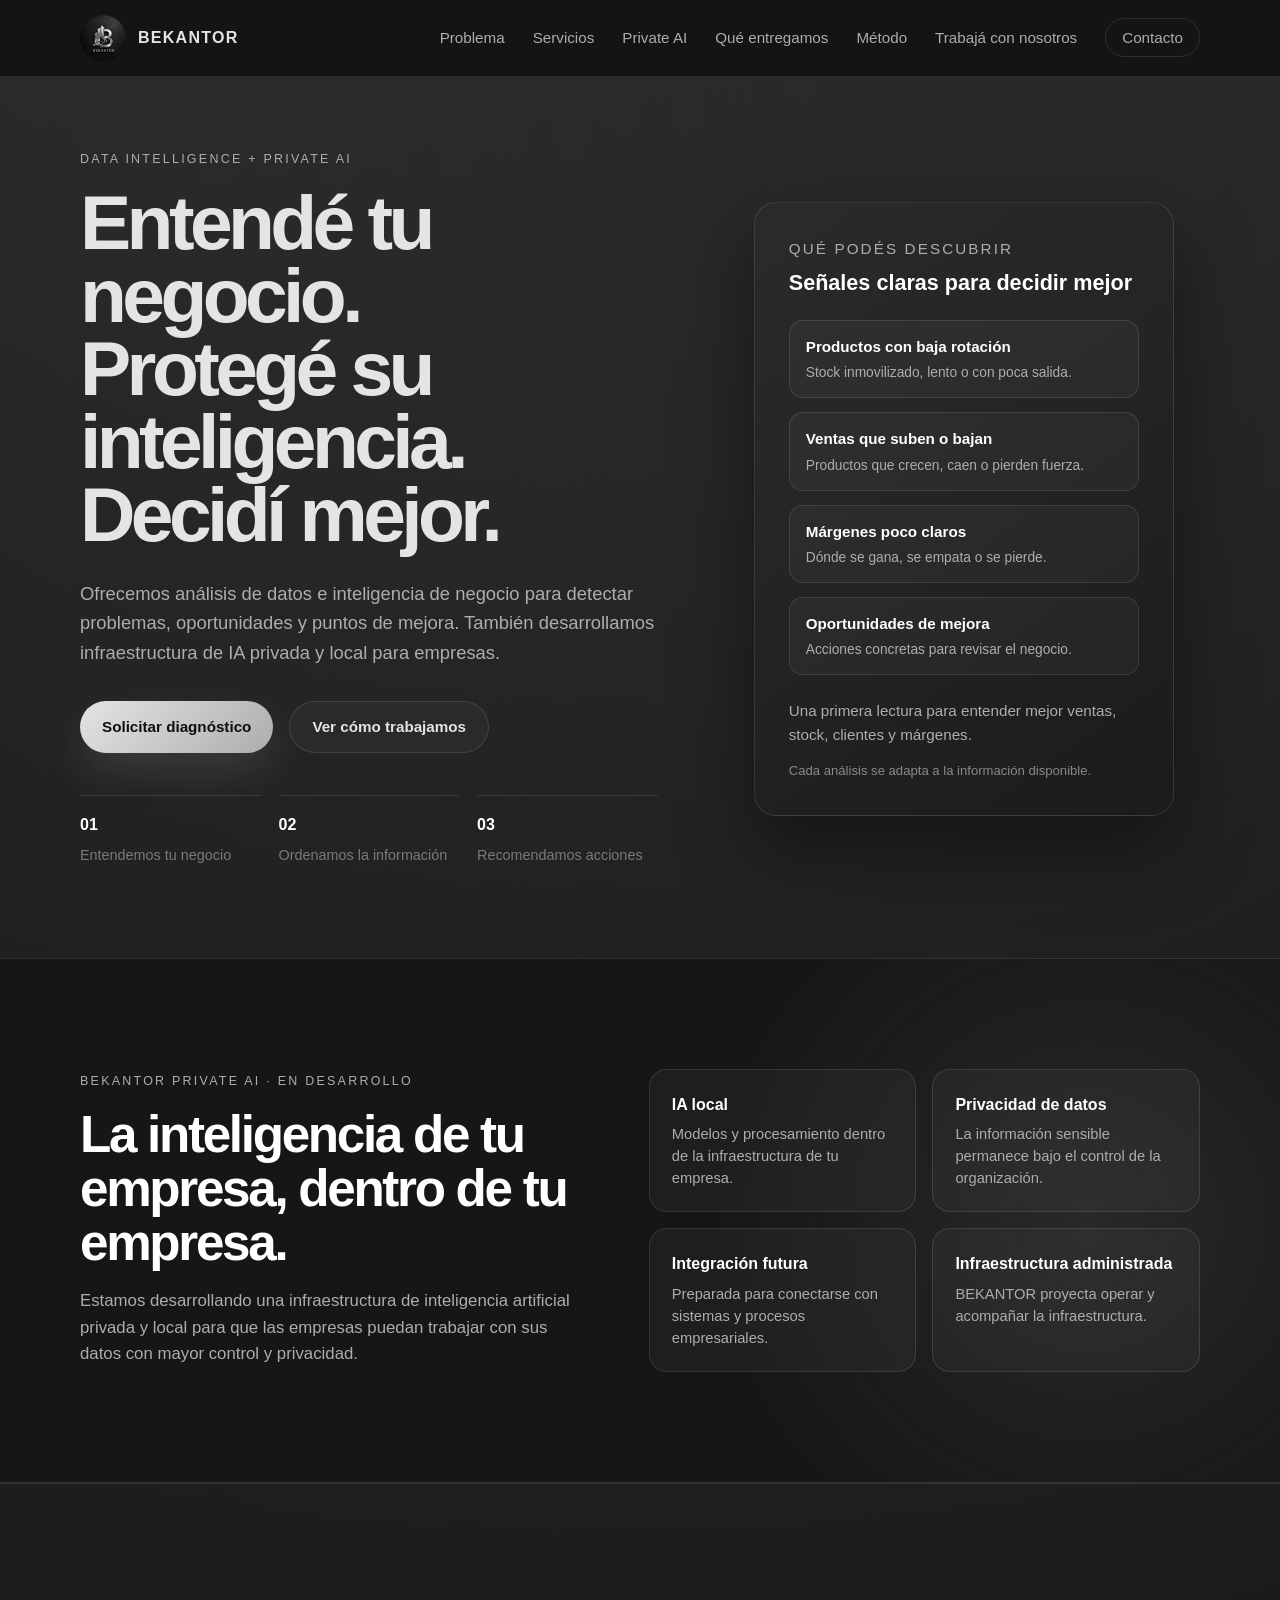
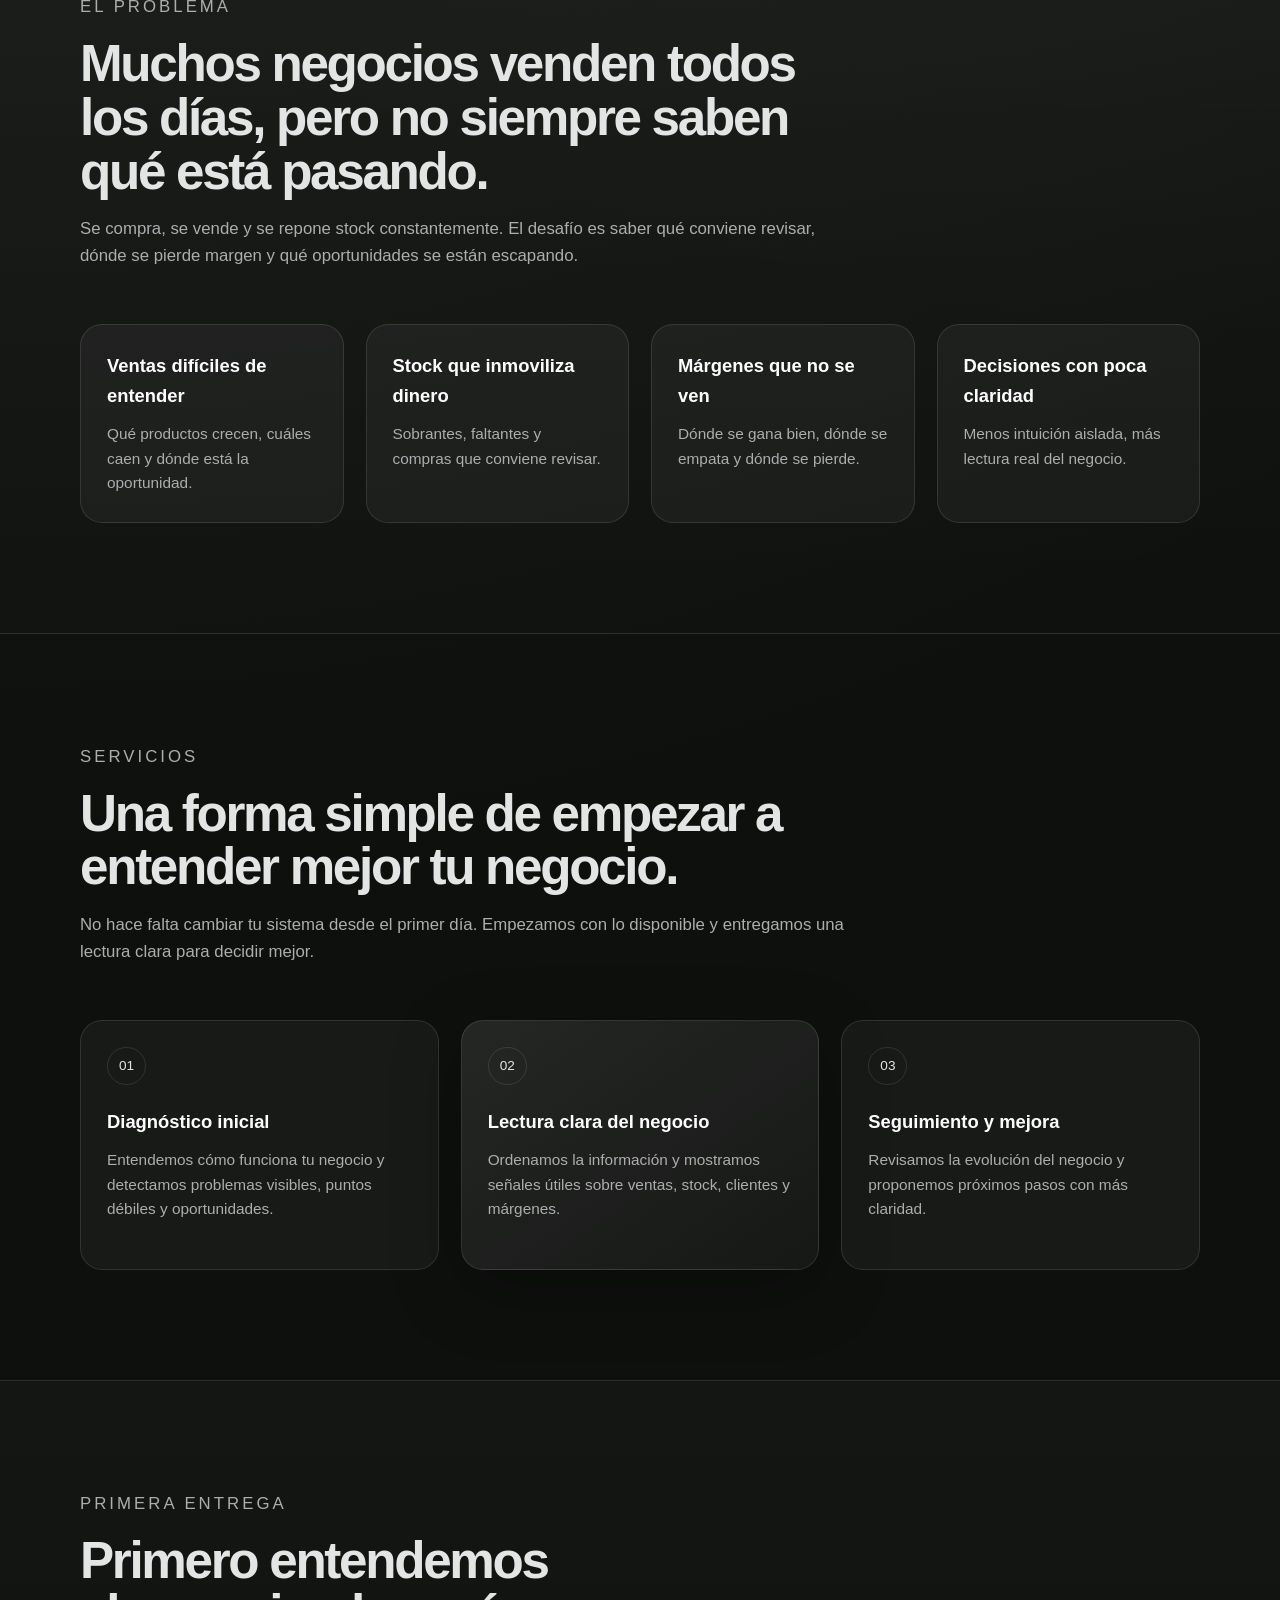
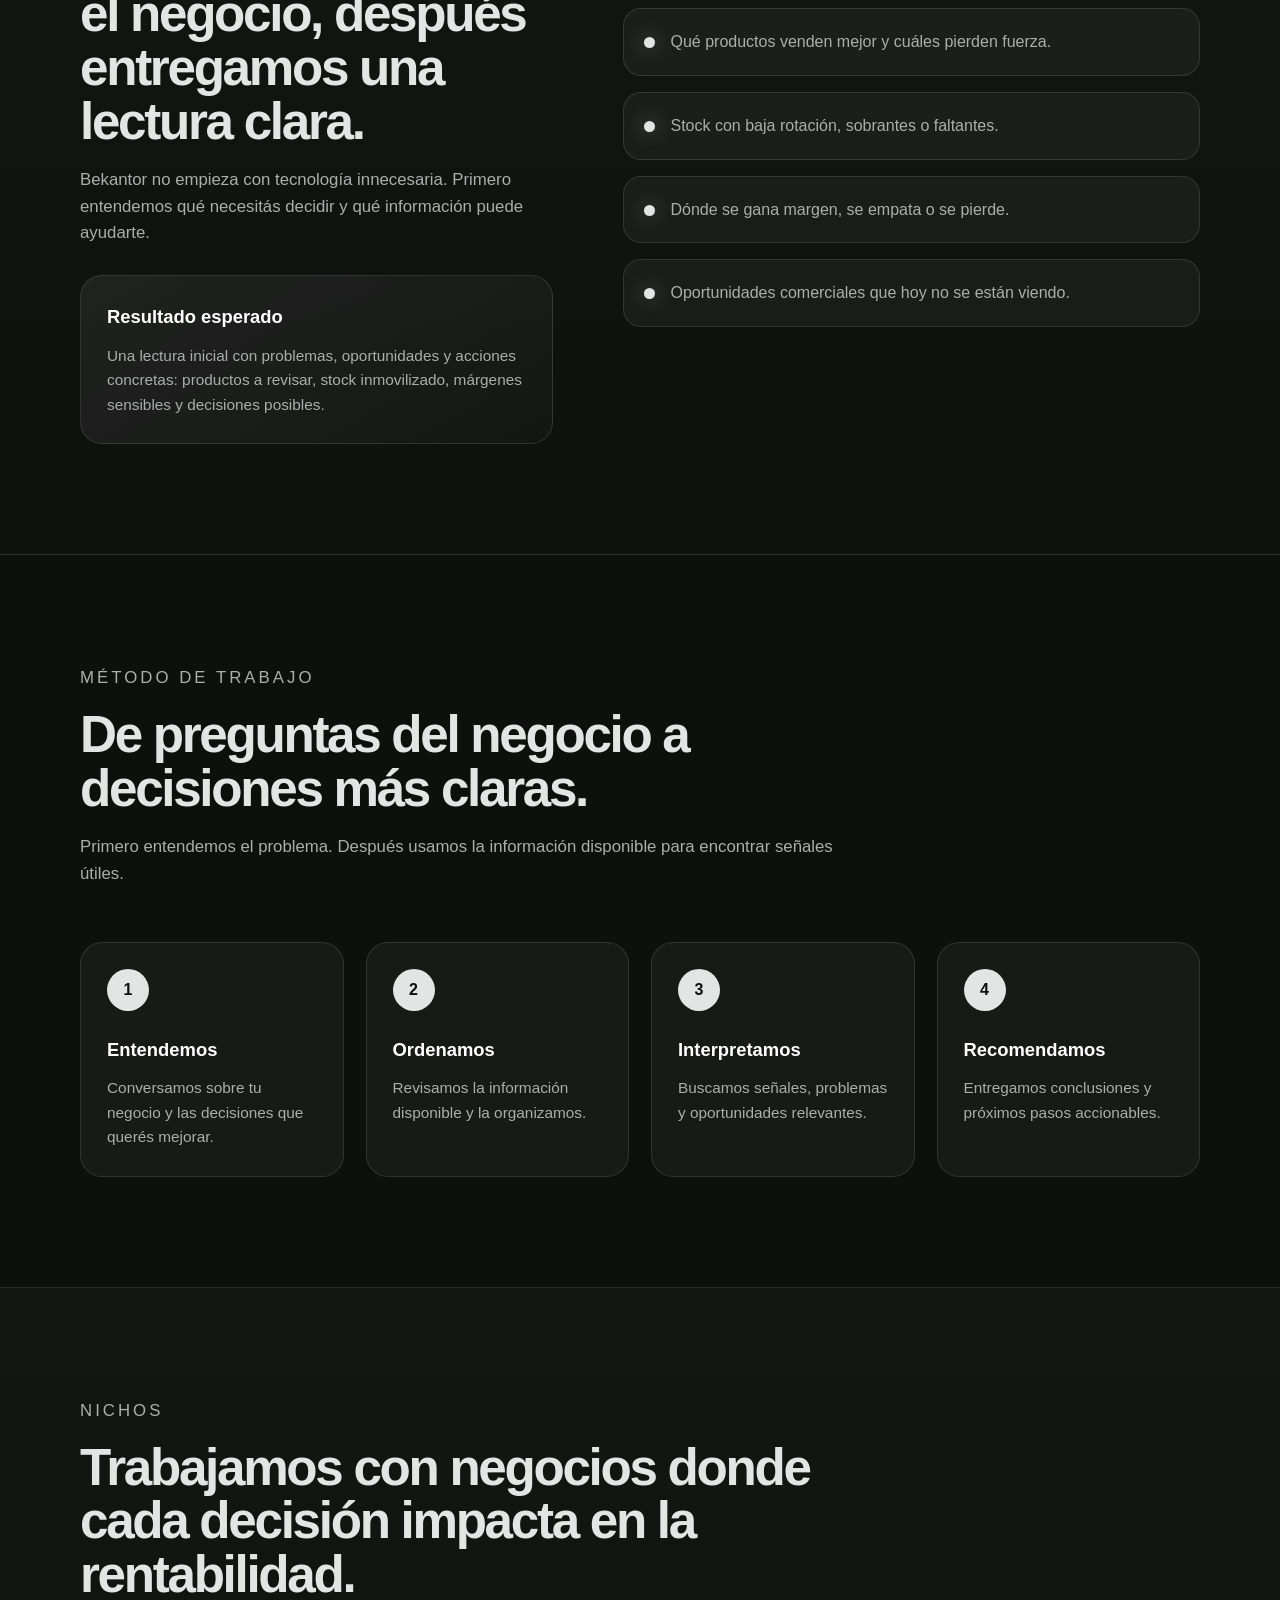
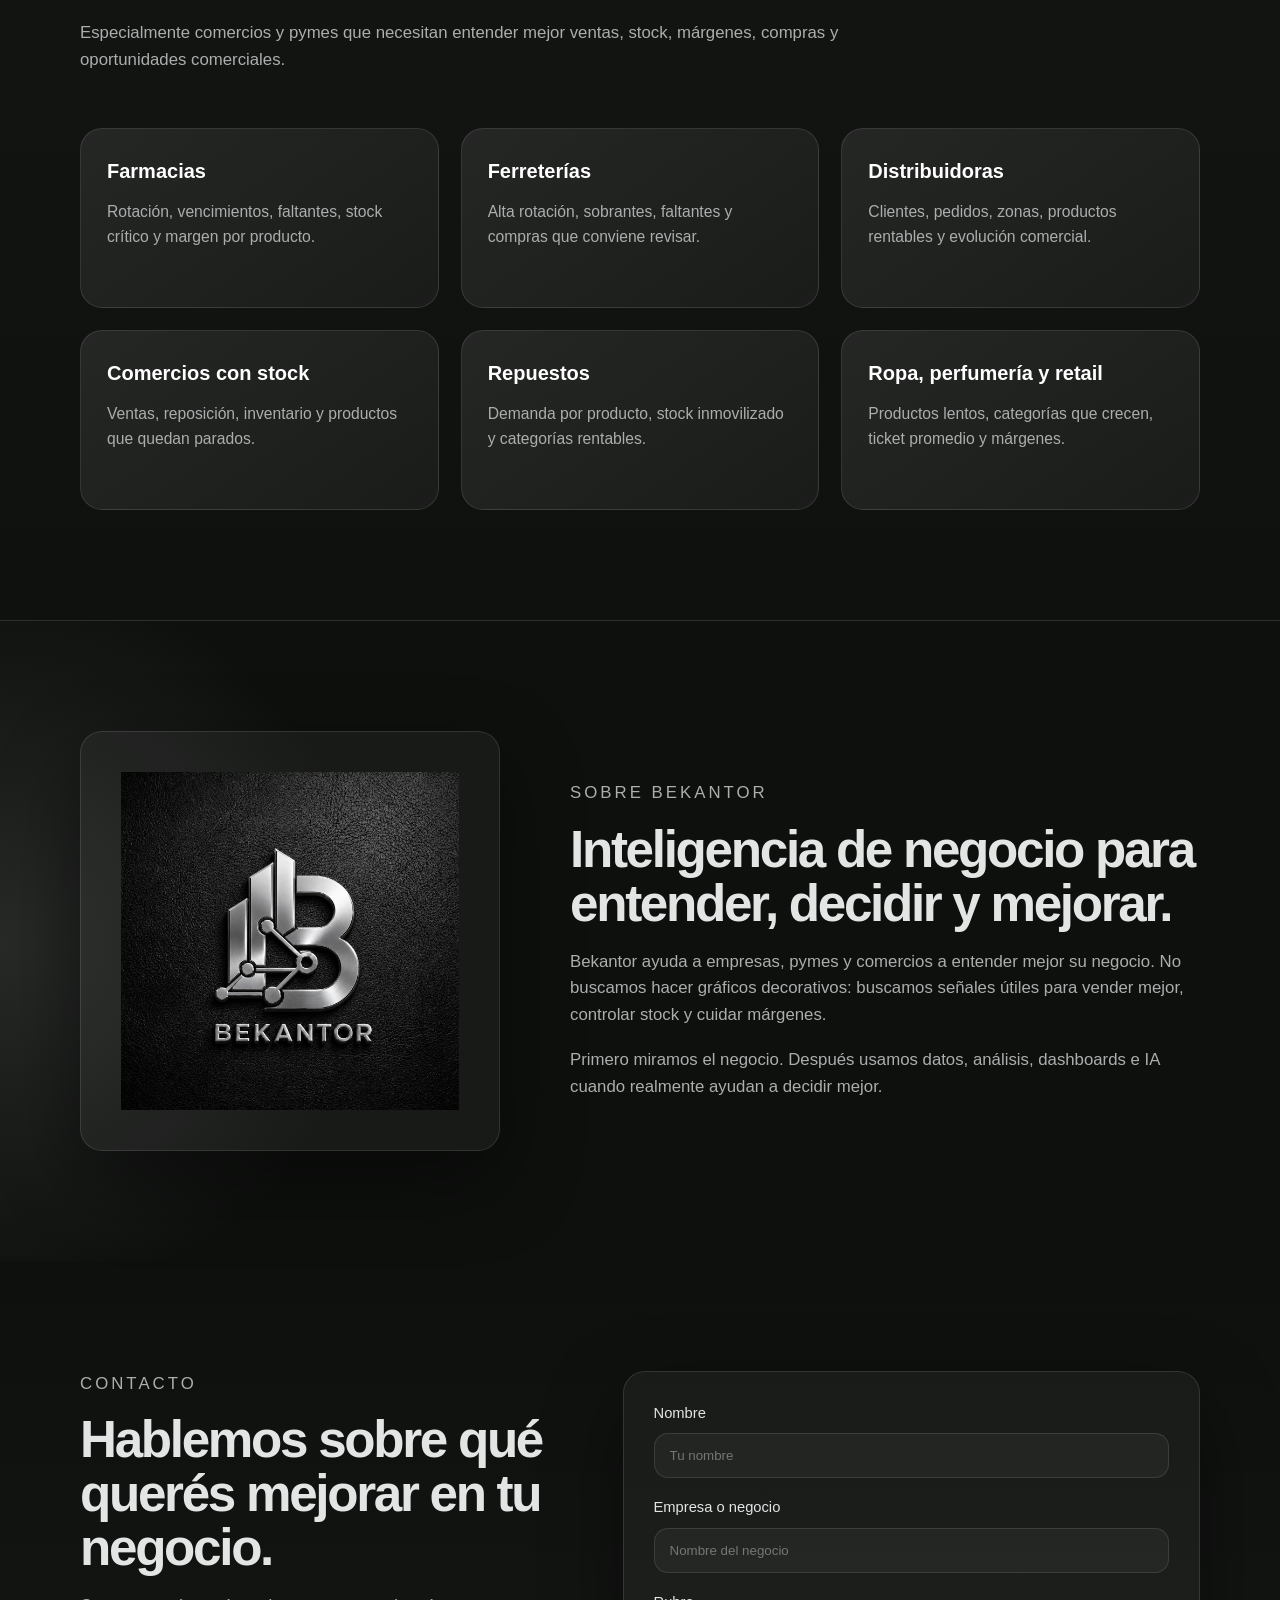
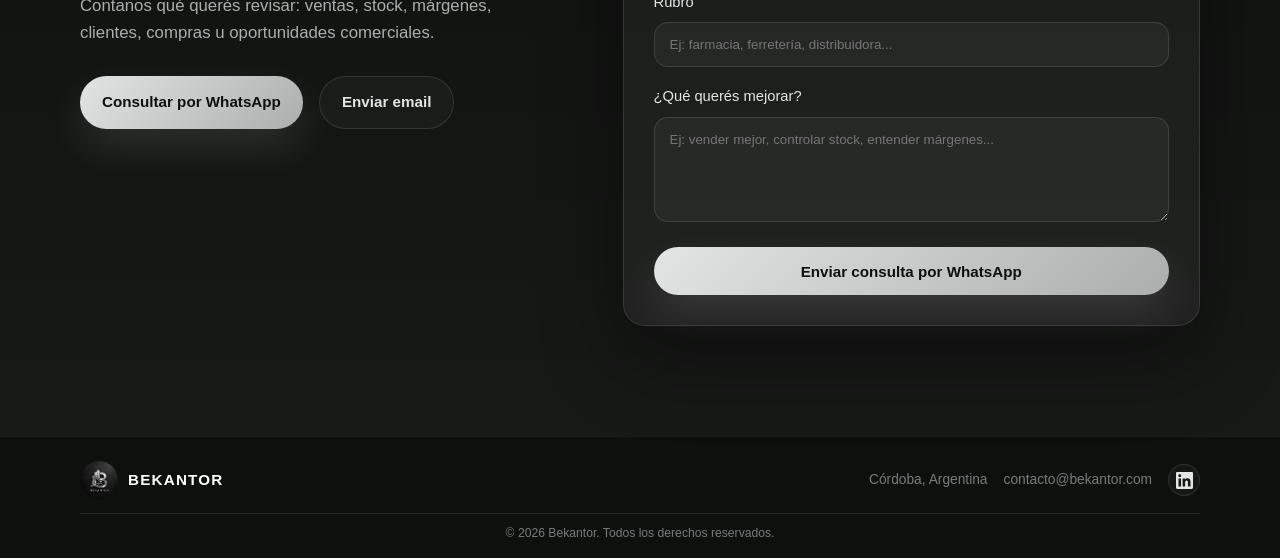
<file: index.html>
<!DOCTYPE html>
<html lang="es">

<head>
  <meta charset="UTF-8" />
  <meta name="viewport" content="width=device-width, initial-scale=1.0" />

  <title>Bekantor | Data Intelligence + Private AI</title>

  <meta name="description"
    content="Bekantor ofrece análisis de datos e inteligencia de negocio, y desarrolla Private AI: inteligencia artificial privada y local para empresas." />

  <link rel="stylesheet" href="styles.css" />
  <link rel="icon" type="image/png" href="assets/bekantor-logo.png" />
</head>

<body>
  <!-- HEADER -->
  <header class="header">
    <div class="container navbar">
      <a href="#inicio" class="brand" aria-label="Bekantor inicio">
        <img src="assets/bekantor-logo.png" alt="Logo Bekantor" class="brand-logo" />
        <span>BEKANTOR</span>
      </a>

      <button class="menu-toggle" id="menuToggle" aria-label="Abrir menú" aria-expanded="false">
        ☰
      </button>

      <ul class="nav-links" id="navLinks">
        <li><a href="#problema">Problema</a></li>
        <li><a href="#servicios">Servicios</a></li>
        <li><a href="#private-ai">Private AI</a></li>
        <li><a href="#entregamos">Qué entregamos</a></li>
        <li><a href="#metodo">Método</a></li>
        <li><a href="trabaja.html">Trabajá con nosotros</a></li>
        <li><a href="#contacto" class="nav-cta">Contacto</a></li>
      </ul>
    </div>
  </header>

  <main>
    <!-- HERO -->
    <section class="hero" id="inicio">
      <div class="container hero-grid">
        <div class="hero-content reveal">
          <p class="eyebrow">Data Intelligence + Private AI</p>

          <h1>
            Entendé tu negocio.<br />
            Protegé su inteligencia.<br />
            Decidí mejor.
          </h1>

          <p class="hero-text">
            Ofrecemos análisis de datos e inteligencia de negocio para detectar problemas,
            oportunidades y puntos de mejora. También desarrollamos infraestructura de IA
            privada y local para empresas.
          </p>

          <div class="hero-actions">
            <a href="#contacto" class="btn btn-primary">Solicitar diagnóstico</a>
            <a href="#metodo" class="btn btn-secondary">Ver cómo trabajamos</a>
          </div>

          <div class="hero-points">
            <div>
              <strong>01</strong>
              <span>Entendemos tu negocio</span>
            </div>

            <div>
              <strong>02</strong>
              <span>Ordenamos la información</span>
            </div>

            <div>
              <strong>03</strong>
              <span>Recomendamos acciones</span>
            </div>
          </div>
        </div>

        <div class="hero-card reveal">
          <div class="metal-card">
            <p class="card-kicker">Qué podés descubrir</p>
            <h2 class="card-title">Señales claras para decidir mejor</h2>

            <div class="insight-list">
              <div class="insight-item">
                <strong>Productos con baja rotación</strong>
                <span>Stock inmovilizado, lento o con poca salida.</span>
              </div>

              <div class="insight-item">
                <strong>Ventas que suben o bajan</strong>
                <span>Productos que crecen, caen o pierden fuerza.</span>
              </div>

              <div class="insight-item">
                <strong>Márgenes poco claros</strong>
                <span>Dónde se gana, se empata o se pierde.</span>
              </div>

              <div class="insight-item">
                <strong>Oportunidades de mejora</strong>
                <span>Acciones concretas para revisar el negocio.</span>
              </div>
            </div>

            <p class="card-description">
              Una primera lectura para entender mejor ventas, stock, clientes y márgenes.
            </p>

            <p class="card-description" style="margin-top: 12px; font-size: 0.82rem; opacity: 0.75;">
              Cada análisis se adapta a la información disponible.
            </p>
          </div>
        </div>
      </div>
    </section>

    <!-- PRIVATE AI -->
    <section class="section private-ai-section" id="private-ai">
      <div class="container private-ai-grid">
        <div class="private-ai-content reveal">
          <p class="eyebrow">BEKANTOR Private AI · En desarrollo</p>

          <h2>La inteligencia de tu empresa, dentro de tu empresa.</h2>

          <p>
            Estamos desarrollando una infraestructura de inteligencia artificial privada y local
            para que las empresas puedan trabajar con sus datos con mayor control y privacidad.
          </p>
        </div>

        <div class="private-ai-points reveal">
          <div class="private-ai-point">
            <strong>IA local</strong>
            <span>Modelos y procesamiento dentro de la infraestructura de tu empresa.</span>
          </div>
          <div class="private-ai-point">
            <strong>Privacidad de datos</strong>
            <span>La información sensible permanece bajo el control de la organización.</span>
          </div>
          <div class="private-ai-point">
            <strong>Integración futura</strong>
            <span>Preparada para conectarse con sistemas y procesos empresariales.</span>
          </div>
          <div class="private-ai-point">
            <strong>Infraestructura administrada</strong>
            <span>BEKANTOR proyecta operar y acompañar la infraestructura.</span>
          </div>
        </div>
      </div>
    </section>

    <!-- PROBLEMA -->
    <section class="section section-dark" id="problema">
      <div class="container">
        <div class="section-header reveal">
          <p class="eyebrow">El problema</p>

          <h2>
            Muchos negocios venden todos los días, pero no siempre saben qué está pasando.
          </h2>

          <p>
            Se compra, se vende y se repone stock constantemente. El desafío es saber
            qué conviene revisar, dónde se pierde margen y qué oportunidades se están escapando.
          </p>
        </div>

        <div class="problem-grid">
          <article class="card reveal">
            <h3>Ventas difíciles de entender</h3>
            <p>Qué productos crecen, cuáles caen y dónde está la oportunidad.</p>
          </article>

          <article class="card reveal">
            <h3>Stock que inmoviliza dinero</h3>
            <p>Sobrantes, faltantes y compras que conviene revisar.</p>
          </article>

          <article class="card reveal">
            <h3>Márgenes que no se ven</h3>
            <p>Dónde se gana bien, dónde se empata y dónde se pierde.</p>
          </article>

          <article class="card reveal">
            <h3>Decisiones con poca claridad</h3>
            <p>Menos intuición aislada, más lectura real del negocio.</p>
          </article>
        </div>
      </div>
    </section>

    <!-- SERVICIOS -->
    <section class="section" id="servicios">
      <div class="container">
        <div class="section-header reveal">
          <p class="eyebrow">Servicios</p>

          <h2>
            Una forma simple de empezar a entender mejor tu negocio.
          </h2>

          <p>
            No hace falta cambiar tu sistema desde el primer día. Empezamos con lo disponible
            y entregamos una lectura clara para decidir mejor.
          </p>
        </div>

        <div class="services-grid">
          <article class="service-card reveal">
            <span class="service-number">01</span>

            <h3>Diagnóstico inicial</h3>

            <p>
              Entendemos cómo funciona tu negocio y detectamos problemas visibles,
              puntos débiles y oportunidades.
            </p>
          </article>

          <article class="service-card featured reveal">
            <span class="service-number">02</span>

            <h3>Lectura clara del negocio</h3>

            <p>
              Ordenamos la información y mostramos señales útiles sobre ventas,
              stock, clientes y márgenes.
            </p>
          </article>

          <article class="service-card reveal">
            <span class="service-number">03</span>

            <h3>Seguimiento y mejora</h3>

            <p>
              Revisamos la evolución del negocio y proponemos próximos pasos
              con más claridad.
            </p>
          </article>
        </div>
      </div>
    </section>

    <!-- QUÉ ENTREGAMOS -->
    <section class="section section-dark" id="entregamos">
      <div class="container mvp-grid">
        <div class="mvp-content reveal">
          <p class="eyebrow">Primera entrega</p>

          <h2>
            Primero entendemos el negocio, después entregamos una lectura clara.
          </h2>

          <p>
            Bekantor no empieza con tecnología innecesaria. Primero entendemos
            qué necesitás decidir y qué información puede ayudarte.
          </p>

          <div class="mvp-box">
            <h3>Resultado esperado</h3>
            <p>
              Una lectura inicial con problemas, oportunidades y acciones concretas:
              productos a revisar, stock inmovilizado, márgenes sensibles y decisiones posibles.
            </p>
          </div>
        </div>

        <div class="demo-list reveal">
          <div class="demo-item">
            <span></span>
            <p>Qué productos venden mejor y cuáles pierden fuerza.</p>
          </div>

          <div class="demo-item">
            <span></span>
            <p>Stock con baja rotación, sobrantes o faltantes.</p>
          </div>

          <div class="demo-item">
            <span></span>
            <p>Dónde se gana margen, se empata o se pierde.</p>
          </div>

          <div class="demo-item">
            <span></span>
            <p>Oportunidades comerciales que hoy no se están viendo.</p>
          </div>
        </div>
      </div>
    </section>

    <!-- MÉTODO -->
    <section class="section" id="metodo">
      <div class="container">
        <div class="section-header reveal">
          <p class="eyebrow">Método de trabajo</p>

          <h2>
            De preguntas del negocio a decisiones más claras.
          </h2>

          <p>
            Primero entendemos el problema. Después usamos la información disponible
            para encontrar señales útiles.
          </p>
        </div>

        <div class="steps-grid">
          <article class="step reveal">
            <span>1</span>
            <h3>Entendemos</h3>
            <p>Conversamos sobre tu negocio y las decisiones que querés mejorar.</p>
          </article>

          <article class="step reveal">
            <span>2</span>
            <h3>Ordenamos</h3>
            <p>Revisamos la información disponible y la organizamos.</p>
          </article>

          <article class="step reveal">
            <span>3</span>
            <h3>Interpretamos</h3>
            <p>Buscamos señales, problemas y oportunidades relevantes.</p>
          </article>

          <article class="step reveal">
            <span>4</span>
            <h3>Recomendamos</h3>
            <p>Entregamos conclusiones y próximos pasos accionables.</p>
          </article>
        </div>
      </div>
    </section>

    <!-- NICHOS -->
    <section class="section section-dark" id="nichos">
      <div class="container">
        <div class="section-header reveal">
          <p class="eyebrow">Nichos</p>

          <h2>
            Trabajamos con negocios donde cada decisión impacta en la rentabilidad.
          </h2>

          <p>
            Especialmente comercios y pymes que necesitan entender mejor ventas,
            stock, márgenes, compras y oportunidades comerciales.
          </p>
        </div>

        <div class="niche-grid reveal">
          <article class="niche-card">
            <h3>Farmacias</h3>
            <p>Rotación, vencimientos, faltantes, stock crítico y margen por producto.</p>
          </article>

          <article class="niche-card">
            <h3>Ferreterías</h3>
            <p>Alta rotación, sobrantes, faltantes y compras que conviene revisar.</p>
          </article>

          <article class="niche-card">
            <h3>Distribuidoras</h3>
            <p>Clientes, pedidos, zonas, productos rentables y evolución comercial.</p>
          </article>

          <article class="niche-card">
            <h3>Comercios con stock</h3>
            <p>Ventas, reposición, inventario y productos que quedan parados.</p>
          </article>

          <article class="niche-card">
            <h3>Repuestos</h3>
            <p>Demanda por producto, stock inmovilizado y categorías rentables.</p>
          </article>

          <article class="niche-card">
            <h3>Ropa, perfumería y retail</h3>
            <p>Productos lentos, categorías que crecen, ticket promedio y márgenes.</p>
          </article>
        </div>
      </div>
    </section>

    <!-- SOBRE BEKANTOR -->
    <section class="section about-section" id="sobre">
      <div class="container about-grid">
        <div class="about-logo reveal">
          <img src="assets/bekantor-logo.png" alt="Logo Bekantor" />
        </div>

        <div class="about-content reveal">
          <p class="eyebrow">Sobre Bekantor</p>

          <h2>
            Inteligencia de negocio para entender, decidir y mejorar.
          </h2>

          <p>
            Bekantor ayuda a empresas, pymes y comercios a entender mejor su negocio.
            No buscamos hacer gráficos decorativos: buscamos señales útiles para vender mejor,
            controlar stock y cuidar márgenes.
          </p>

          <p>
            Primero miramos el negocio. Después usamos datos, análisis, dashboards e IA
            cuando realmente ayudan a decidir mejor.
          </p>
        </div>
      </div>
    </section>

    <!-- CONTACTO -->
    <section class="section contact-section" id="contacto">
      <div class="container contact-grid">
        <div class="contact-content reveal">
          <p class="eyebrow">Contacto</p>

          <h2>
            Hablemos sobre qué querés mejorar en tu negocio.
          </h2>

          <p>
            Contanos qué querés revisar: ventas, stock, márgenes, clientes,
            compras u oportunidades comerciales.
          </p>

          <div class="contact-actions">
            <a href="#" class="btn btn-primary" id="whatsappBtn">
              Consultar por WhatsApp
            </a>

            <a href="mailto:contacto@bekantor.com" class="btn btn-secondary">
              Enviar email
            </a>
          </div>
        </div>

        <form class="contact-form reveal" id="contactForm">
          <label for="name">
            Nombre
            <input type="text" id="name" name="name" placeholder="Tu nombre" required />
          </label>

          <label for="business">
            Empresa o negocio
            <input type="text" id="business" name="business" placeholder="Nombre del negocio" required />
          </label>

          <label for="industry">
            Rubro
            <input type="text" id="industry" name="industry" placeholder="Ej: farmacia, ferretería, distribuidora..." />
          </label>

          <label for="message">
            ¿Qué querés mejorar?
            <textarea id="message" name="message" rows="5"
              placeholder="Ej: vender mejor, controlar stock, entender márgenes..."></textarea>
          </label>

          <button type="submit" class="btn btn-primary full">
            Enviar consulta por WhatsApp
          </button>
        </form>
      </div>
    </section>
  </main>

  <!-- FOOTER -->
  <footer class="bekantor-footer">
    <div class="container bekantor-footer-inner">
      <a href="index.html" class="bekantor-footer-brand">
        <img src="assets/bekantor-logo.png" alt="Logo Bekantor" width="38" height="38" />
        <span>BEKANTOR</span>
      </a>

      <div class="bekantor-footer-right">
        <p>Córdoba, Argentina</p>
        <p>contacto@bekantor.com</p>

        <a href="https://www.linkedin.com/company/bekantor" target="_blank" rel="noopener noreferrer"
          class="linkedin-small" aria-label="LinkedIn de Bekantor">
          <svg width="17" height="17" viewBox="0 0 24 24" aria-hidden="true">
            <path
              d="M20.45 20.45h-3.56v-5.58c0-1.33-.02-3.04-1.85-3.04-1.85 0-2.14 1.45-2.14 2.95v5.67H9.34V9h3.42v1.56h.05c.48-.9 1.64-1.85 3.37-1.85 3.6 0 4.27 2.37 4.27 5.46v6.28ZM5.32 7.43a2.06 2.06 0 1 1 0-4.12 2.06 2.06 0 0 1 0 4.12ZM7.1 20.45H3.54V9H7.1v11.45ZM22.22 0H1.77C.8 0 0 .77 0 1.72v20.56C0 23.23.8 24 1.77 24h20.45c.98 0 1.78-.77 1.78-1.72V1.72C24 .77 23.2 0 22.22 0Z" />
          </svg>
        </a>
      </div>
    </div>

    <div class="container bekantor-footer-bottom">
      <p>© 2026 Bekantor. Todos los derechos reservados.</p>
    </div>
  </footer>

  <script src="script.js"></script>
</body>

</html>
</file>
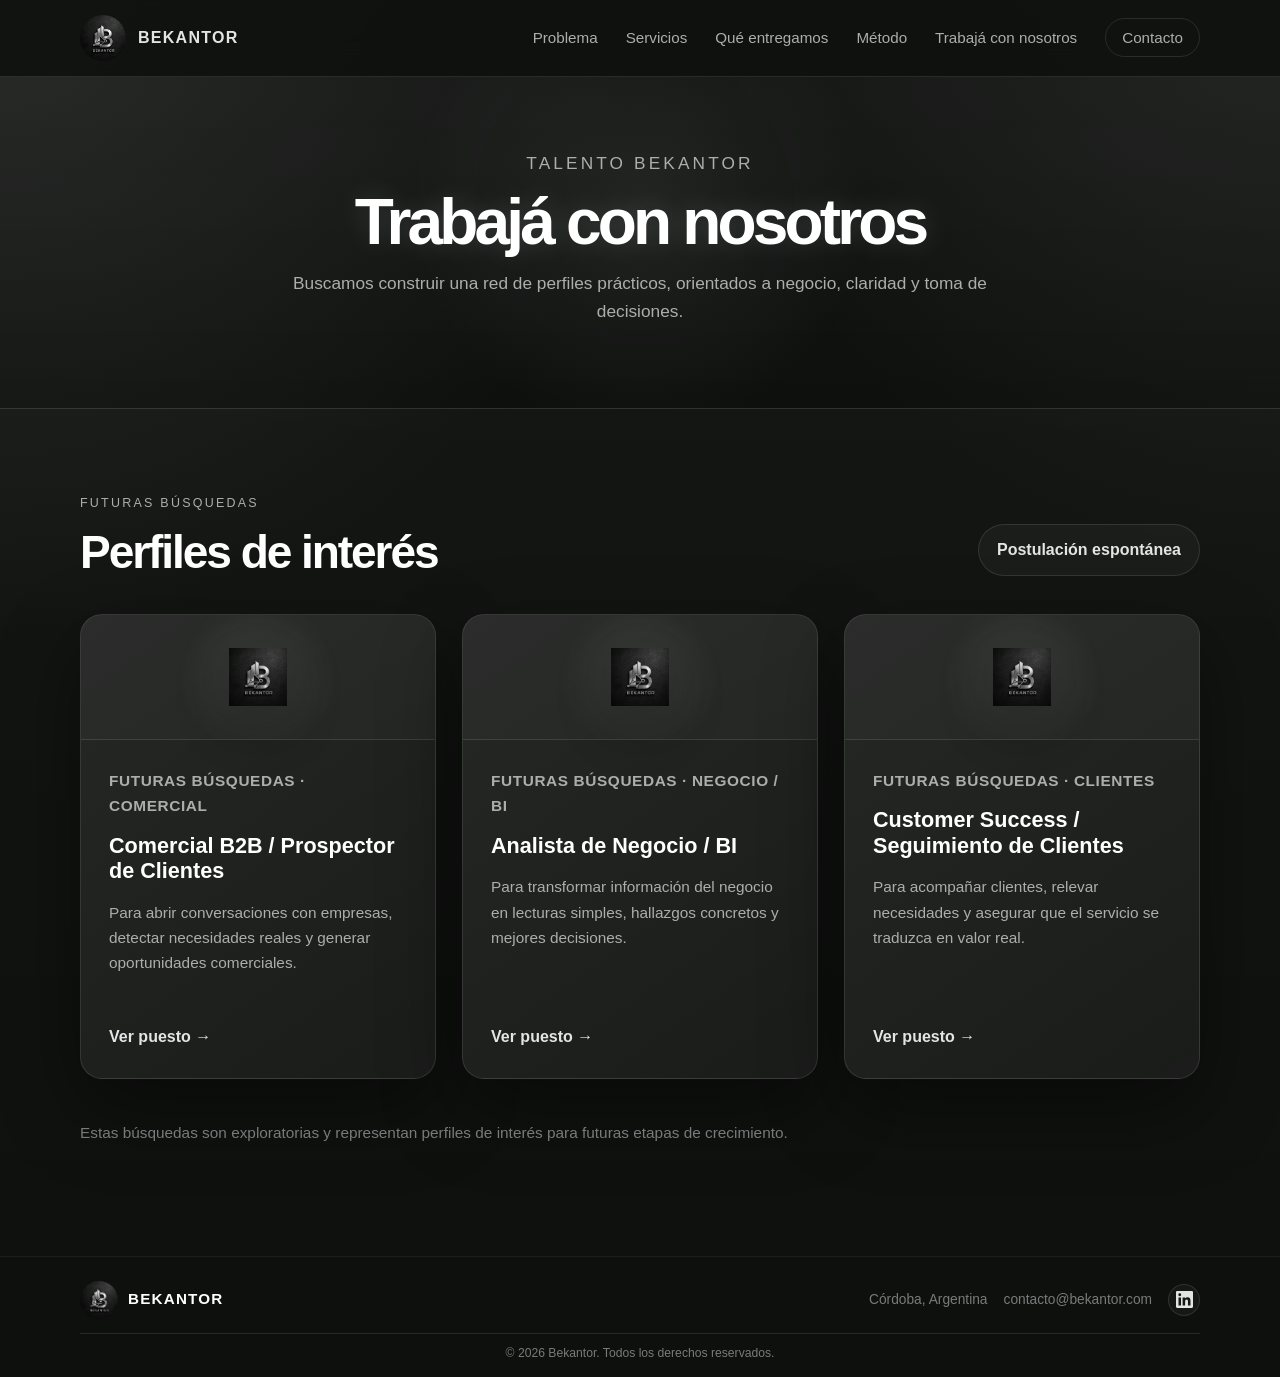
<file: trabaja.html>
<!DOCTYPE html>
<html lang="es">

<head>
  <meta charset="UTF-8" />
  <meta name="viewport" content="width=device-width, initial-scale=1.0" />

  <title>Trabajá con nosotros | Bekantor</title>

  <meta name="description"
    content="Perfiles de interés en Bekantor para futuras búsquedas comerciales, análisis de negocio y seguimiento de clientes." />

  <link rel="stylesheet" href="styles.css" />
  <link rel="icon" type="image/png" href="assets/bekantor-logo.png" />
</head>

<body class="jobs-simple-page">
  <header class="header jobs-header">
    <div class="container navbar">
      <a href="index.html" class="brand" aria-label="Volver a Bekantor">
        <img src="assets/bekantor-logo.png" alt="Logo Bekantor" class="brand-logo" />
        <span>BEKANTOR</span>
      </a>

      <button class="menu-toggle" id="menuToggle" aria-label="Abrir menú" aria-expanded="false">
        ☰
      </button>

      <ul class="nav-links" id="navLinks">
        <li><a href="index.html#problema">Problema</a></li>
        <li><a href="index.html#servicios">Servicios</a></li>
        <li><a href="index.html#entregamos">Qué entregamos</a></li>
        <li><a href="index.html#metodo">Método</a></li>
        <li><a href="trabaja.html">Trabajá con nosotros</a></li>
        <li><a href="index.html#contacto" class="nav-cta">Contacto</a></li>
      </ul>
    </div>
  </header>

  <main>
    <section class="jobs-top">
      <div class="container jobs-top-content">
        <p class="jobs-eyebrow">Talento Bekantor</p>

        <h1>Trabajá con nosotros</h1>

        <p>
          Buscamos construir una red de perfiles prácticos, orientados a negocio,
          claridad y toma de decisiones.
        </p>
      </div>
    </section>

    <section class="jobs-board">
      <div class="container">
        <div class="jobs-board-header">
          <div>
            <p class="jobs-eyebrow dark">Futuras búsquedas</p>

            <h2>Perfiles de interés</h2>
          </div>

          <a href="mailto:contacto@bekantor.com?subject=Postulación%20espontánea%20-%20Bekantor" class="jobs-main-link">
            Postulación espontánea
          </a>
        </div>

        <div class="jobs-cards">
          <!-- PUESTO 1 -->
          <article class="simple-job-card">
            <div class="job-illustration">
              <img src="assets/bekantor-logo.png" alt="Bekantor" />
            </div>

            <div class="simple-job-content">
              <p class="job-date">Futuras búsquedas · Comercial</p>

              <h3>Comercial B2B / Prospector de Clientes</h3>

              <p>
                Para abrir conversaciones con empresas, detectar necesidades reales
                y generar oportunidades comerciales.
              </p>

              <a href="vacante-comercial-b2b.html">Ver puesto →</a>
            </div>
          </article>

          <!-- PUESTO 2 -->
          <article class="simple-job-card">
            <div class="job-illustration">
              <img src="assets/bekantor-logo.png" alt="Bekantor" />
            </div>

            <div class="simple-job-content">
              <p class="job-date">Futuras búsquedas · Negocio / BI</p>

              <h3>Analista de Negocio / BI</h3>

              <p>
                Para transformar información del negocio en lecturas simples,
                hallazgos concretos y mejores decisiones.
              </p>

              <a href="vacante-analista-datos-bi.html">Ver puesto →</a>
            </div>
          </article>

          <!-- PUESTO 3 -->
          <article class="simple-job-card">
            <div class="job-illustration">
              <img src="assets/bekantor-logo.png" alt="Bekantor" />
            </div>

            <div class="simple-job-content">
              <p class="job-date">Futuras búsquedas · Clientes</p>

              <h3>Customer Success / Seguimiento de Clientes</h3>

              <p>
                Para acompañar clientes, relevar necesidades y asegurar que el servicio
                se traduzca en valor real.
              </p>

              <a href="vacante-customer-success.html">Ver puesto →</a>
            </div>
          </article>
        </div>

        <div class="jobs-note">
          <p>
            Estas búsquedas son exploratorias y representan perfiles de interés para futuras etapas de crecimiento.
          </p>
        </div>
      </div>
    </section>
  </main>

  <!-- FOOTER -->
  <footer class="bekantor-footer">
    <div class="container bekantor-footer-inner">
      <a href="index.html" class="bekantor-footer-brand">
        <img src="assets/bekantor-logo.png" alt="Logo Bekantor" width="38" height="38" />
        <span>BEKANTOR</span>
      </a>

      <div class="bekantor-footer-right">
        <p>Córdoba, Argentina</p>
        <p>contacto@bekantor.com</p>

        <a href="https://www.linkedin.com/company/bekantor" target="_blank" rel="noopener noreferrer"
          class="linkedin-small" aria-label="LinkedIn de Bekantor">
          <svg width="17" height="17" viewBox="0 0 24 24" aria-hidden="true">
            <path
              d="M20.45 20.45h-3.56v-5.58c0-1.33-.02-3.04-1.85-3.04-1.85 0-2.14 1.45-2.14 2.95v5.67H9.34V9h3.42v1.56h.05c.48-.9 1.64-1.85 3.37-1.85 3.6 0 4.27 2.37 4.27 5.46v6.28ZM5.32 7.43a2.06 2.06 0 1 1 0-4.12 2.06 2.06 0 0 1 0 4.12ZM7.1 20.45H3.54V9H7.1v11.45ZM22.22 0H1.77C.8 0 0 .77 0 1.72v20.56C0 23.23.8 24 1.77 24h20.45c.98 0 1.78-.77 1.78-1.72V1.72C24 .77 23.2 0 22.22 0Z" />
          </svg>
        </a>
      </div>
    </div>

    <div class="container bekantor-footer-bottom">
      <p>© 2026 Bekantor. Todos los derechos reservados.</p>
    </div>
  </footer>

  <script src="script.js"></script>
</body>

</html>
</file>
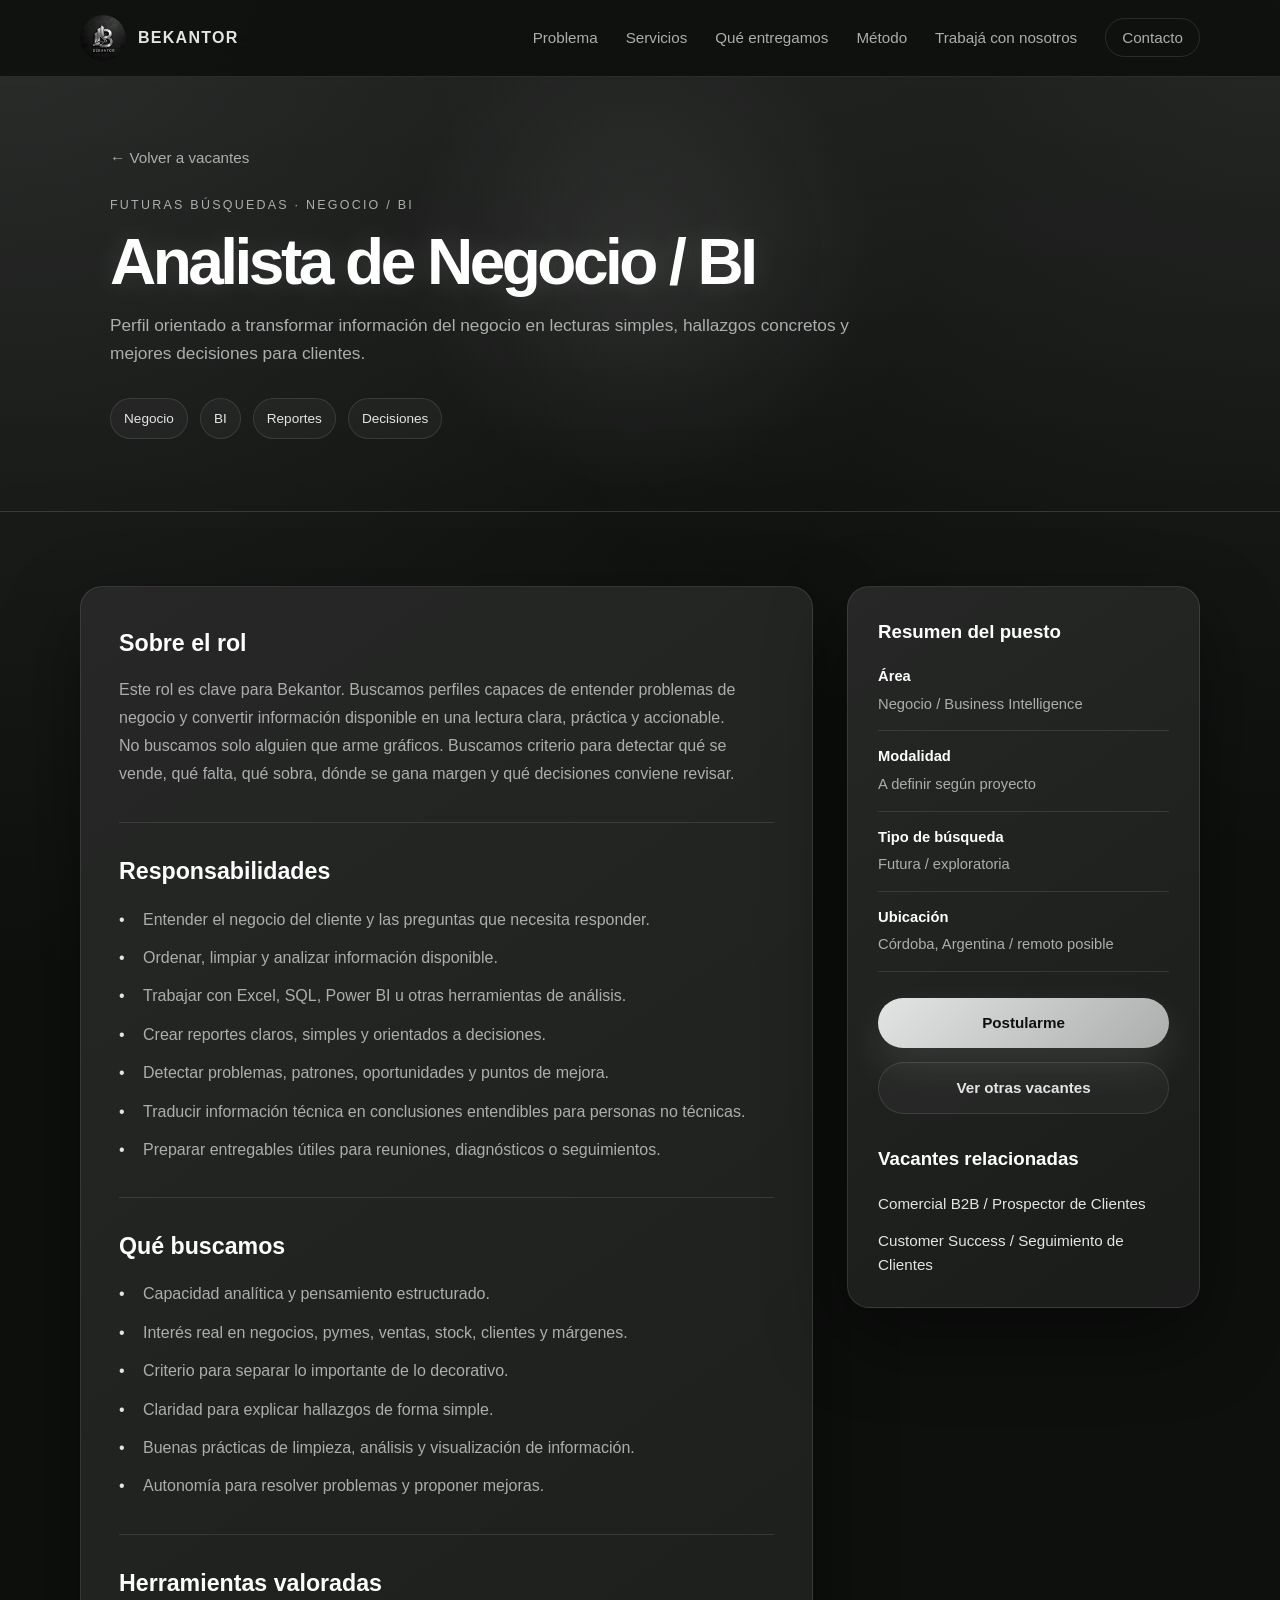
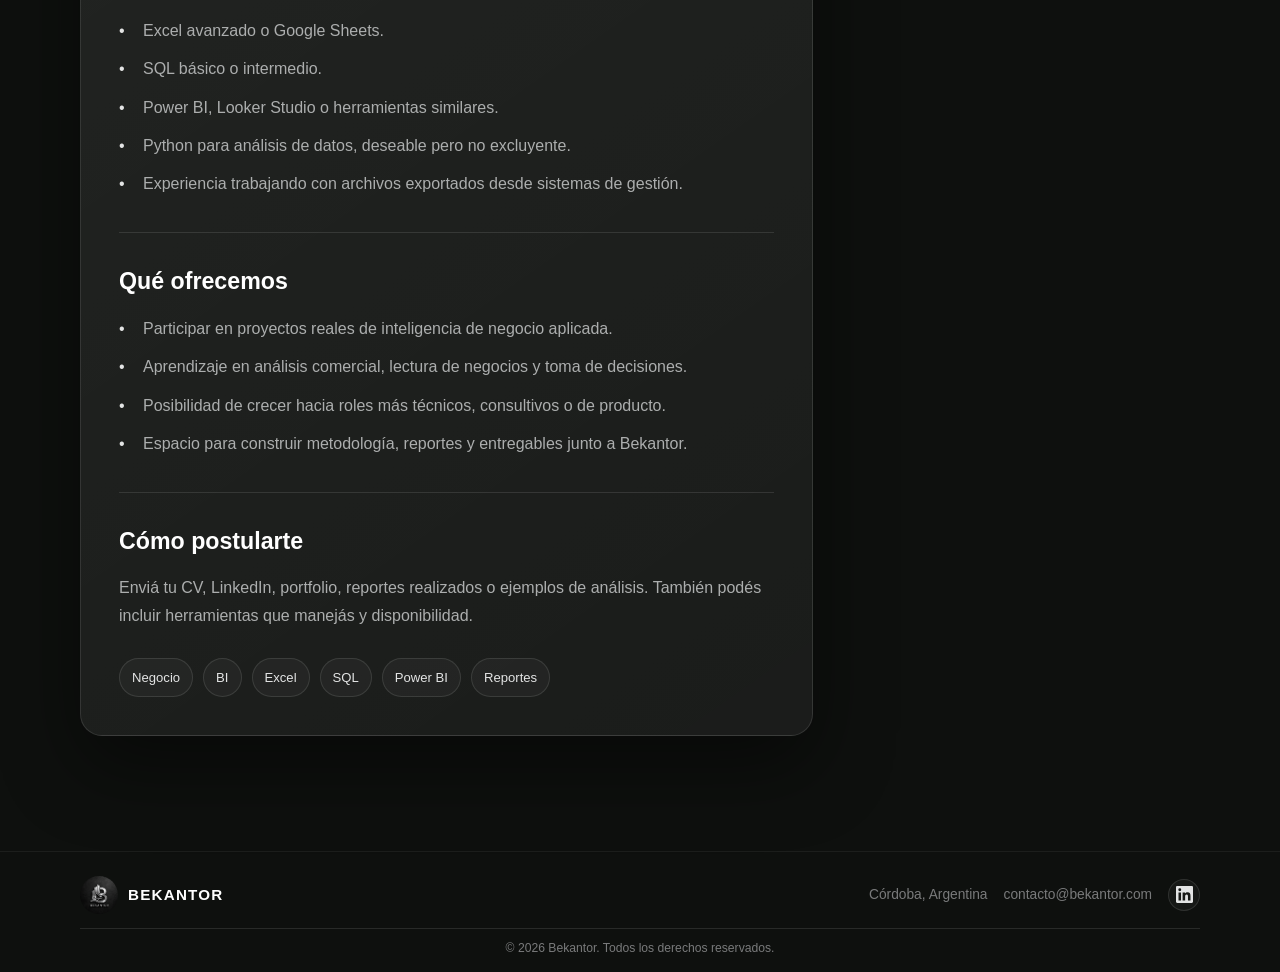
<file: vacante-analista-datos-bi.html>
<!DOCTYPE html>
<html lang="es">

<head>
  <meta charset="UTF-8" />
  <meta name="viewport" content="width=device-width, initial-scale=1.0" />

  <title>Analista de Negocio / BI | Bekantor</title>

  <meta
    name="description"
    content="Perfil de interés en Bekantor para Analista de Negocio / BI. Rol orientado a convertir información del negocio en lecturas claras, hallazgos concretos y mejores decisiones."
  />

  <link rel="stylesheet" href="styles.css" />
  <link rel="icon" type="image/png" href="assets/bekantor-logo.png" />
</head>

<body class="job-detail-page">
  <header class="header">
    <div class="container navbar">
      <a href="index.html" class="brand" aria-label="Volver a Bekantor">
        <img src="assets/bekantor-logo.png" alt="Logo Bekantor" class="brand-logo" />
        <span>BEKANTOR</span>
      </a>

      <button class="menu-toggle" id="menuToggle" aria-label="Abrir menú" aria-expanded="false">
        ☰
      </button>

      <ul class="nav-links" id="navLinks">
        <li><a href="index.html#problema">Problema</a></li>
        <li><a href="index.html#servicios">Servicios</a></li>
        <li><a href="index.html#entregamos">Qué entregamos</a></li>
        <li><a href="index.html#metodo">Método</a></li>
        <li><a href="trabaja.html">Trabajá con nosotros</a></li>
        <li><a href="index.html#contacto" class="nav-cta">Contacto</a></li>
      </ul>
    </div>
  </header>

  <main>
    <section class="job-detail-hero">
      <div class="container">
        <a href="trabaja.html" class="job-detail-back">← Volver a vacantes</a>

        <p class="job-detail-kicker">Futuras búsquedas · Negocio / BI</p>

        <h1 class="job-detail-title">Analista de Negocio / BI</h1>

        <p class="job-detail-subtitle">
          Perfil orientado a transformar información del negocio en lecturas simples,
          hallazgos concretos y mejores decisiones para clientes.
        </p>

        <div class="job-detail-meta">
          <span>Negocio</span>
          <span>BI</span>
          <span>Reportes</span>
          <span>Decisiones</span>
        </div>
      </div>
    </section>

    <section class="job-detail-section">
      <div class="container job-detail-layout">
        <article class="job-detail-main">
          <div class="job-detail-block">
            <h2>Sobre el rol</h2>

            <p>
              Este rol es clave para Bekantor. Buscamos perfiles capaces de entender
              problemas de negocio y convertir información disponible en una lectura clara,
              práctica y accionable.
            </p>

            <p>
              No buscamos solo alguien que arme gráficos. Buscamos criterio para detectar
              qué se vende, qué falta, qué sobra, dónde se gana margen y qué decisiones
              conviene revisar.
            </p>
          </div>

          <div class="job-detail-block">
            <h2>Responsabilidades</h2>

            <ul>
              <li>Entender el negocio del cliente y las preguntas que necesita responder.</li>
              <li>Ordenar, limpiar y analizar información disponible.</li>
              <li>Trabajar con Excel, SQL, Power BI u otras herramientas de análisis.</li>
              <li>Crear reportes claros, simples y orientados a decisiones.</li>
              <li>Detectar problemas, patrones, oportunidades y puntos de mejora.</li>
              <li>Traducir información técnica en conclusiones entendibles para personas no técnicas.</li>
              <li>Preparar entregables útiles para reuniones, diagnósticos o seguimientos.</li>
            </ul>
          </div>

          <div class="job-detail-block">
            <h2>Qué buscamos</h2>

            <ul>
              <li>Capacidad analítica y pensamiento estructurado.</li>
              <li>Interés real en negocios, pymes, ventas, stock, clientes y márgenes.</li>
              <li>Criterio para separar lo importante de lo decorativo.</li>
              <li>Claridad para explicar hallazgos de forma simple.</li>
              <li>Buenas prácticas de limpieza, análisis y visualización de información.</li>
              <li>Autonomía para resolver problemas y proponer mejoras.</li>
            </ul>
          </div>

          <div class="job-detail-block">
            <h2>Herramientas valoradas</h2>

            <ul>
              <li>Excel avanzado o Google Sheets.</li>
              <li>SQL básico o intermedio.</li>
              <li>Power BI, Looker Studio o herramientas similares.</li>
              <li>Python para análisis de datos, deseable pero no excluyente.</li>
              <li>Experiencia trabajando con archivos exportados desde sistemas de gestión.</li>
            </ul>
          </div>

          <div class="job-detail-block">
            <h2>Qué ofrecemos</h2>

            <ul>
              <li>Participar en proyectos reales de inteligencia de negocio aplicada.</li>
              <li>Aprendizaje en análisis comercial, lectura de negocios y toma de decisiones.</li>
              <li>Posibilidad de crecer hacia roles más técnicos, consultivos o de producto.</li>
              <li>Espacio para construir metodología, reportes y entregables junto a Bekantor.</li>
            </ul>
          </div>

          <div class="job-detail-block">
            <h2>Cómo postularte</h2>

            <p>
              Enviá tu CV, LinkedIn, portfolio, reportes realizados o ejemplos de análisis.
              También podés incluir herramientas que manejás y disponibilidad.
            </p>

            <div class="job-tags">
              <span>Negocio</span>
              <span>BI</span>
              <span>Excel</span>
              <span>SQL</span>
              <span>Power BI</span>
              <span>Reportes</span>
            </div>
          </div>
        </article>

        <aside class="job-detail-side">
          <h3>Resumen del puesto</h3>

          <div class="job-side-list">
            <div class="job-side-item">
              <strong>Área</strong>
              <span>Negocio / Business Intelligence</span>
            </div>

            <div class="job-side-item">
              <strong>Modalidad</strong>
              <span>A definir según proyecto</span>
            </div>

            <div class="job-side-item">
              <strong>Tipo de búsqueda</strong>
              <span>Futura / exploratoria</span>
            </div>

            <div class="job-side-item">
              <strong>Ubicación</strong>
              <span>Córdoba, Argentina / remoto posible</span>
            </div>
          </div>

          <div class="job-apply-box">
            <a
              href="mailto:talento@bekantor.com?subject=Postulación%20Analista%20de%20Negocio%20BI%20-%20Bekantor&body=Hola%20Bekantor%2C%20me%20interesa%20postularme%20para%20Analista%20de%20Negocio%20%2F%20BI.%0A%0ANombre%3A%0ALinkedIn%3A%0APortfolio%20o%20reportes%3A%0AHerramientas%20que%20manejo%3A%0AExperiencia%3A%0ADisponibilidad%3A%0AComentarios%3A"
              class="btn btn-primary"
            >
              Postularme
            </a>

            <a href="trabaja.html" class="btn btn-secondary">
              Ver otras vacantes
            </a>
          </div>

          <h3 style="margin-top: 30px;">Vacantes relacionadas</h3>

          <div class="related-links">
            <a href="vacante-comercial-b2b.html">Comercial B2B / Prospector de Clientes</a>
            <a href="vacante-customer-success.html">Customer Success / Seguimiento de Clientes</a>
          </div>
        </aside>
      </div>
    </section>
  </main>

  <footer class="bekantor-footer">
    <div class="container bekantor-footer-inner">
      <a href="index.html" class="bekantor-footer-brand">
        <img
          src="assets/bekantor-logo.png"
          alt="Logo Bekantor"
          width="38"
          height="38"
        />
        <span>BEKANTOR</span>
      </a>

      <div class="bekantor-footer-right">
        <p>Córdoba, Argentina</p>
        <p>contacto@bekantor.com</p>

        <a
          href="https://www.linkedin.com/company/bekantor"
          target="_blank"
          rel="noopener noreferrer"
          class="linkedin-small"
          aria-label="LinkedIn de Bekantor"
        >
          <svg
            width="17"
            height="17"
            viewBox="0 0 24 24"
            aria-hidden="true"
          >
            <path
              d="M20.45 20.45h-3.56v-5.58c0-1.33-.02-3.04-1.85-3.04-1.85 0-2.14 1.45-2.14 2.95v5.67H9.34V9h3.42v1.56h.05c.48-.9 1.64-1.85 3.37-1.85 3.6 0 4.27 2.37 4.27 5.46v6.28ZM5.32 7.43a2.06 2.06 0 1 1 0-4.12 2.06 2.06 0 0 1 0 4.12ZM7.1 20.45H3.54V9H7.1v11.45ZM22.22 0H1.77C.8 0 0 .77 0 1.72v20.56C0 23.23.8 24 1.77 24h20.45c.98 0 1.78-.77 1.78-1.72V1.72C24 .77 23.2 0 22.22 0Z"
            />
          </svg>
        </a>
      </div>
    </div>

    <div class="container bekantor-footer-bottom">
      <p>© 2026 Bekantor. Todos los derechos reservados.</p>
    </div>
  </footer>

  <script src="script.js"></script>
</body>

</html>
</file>
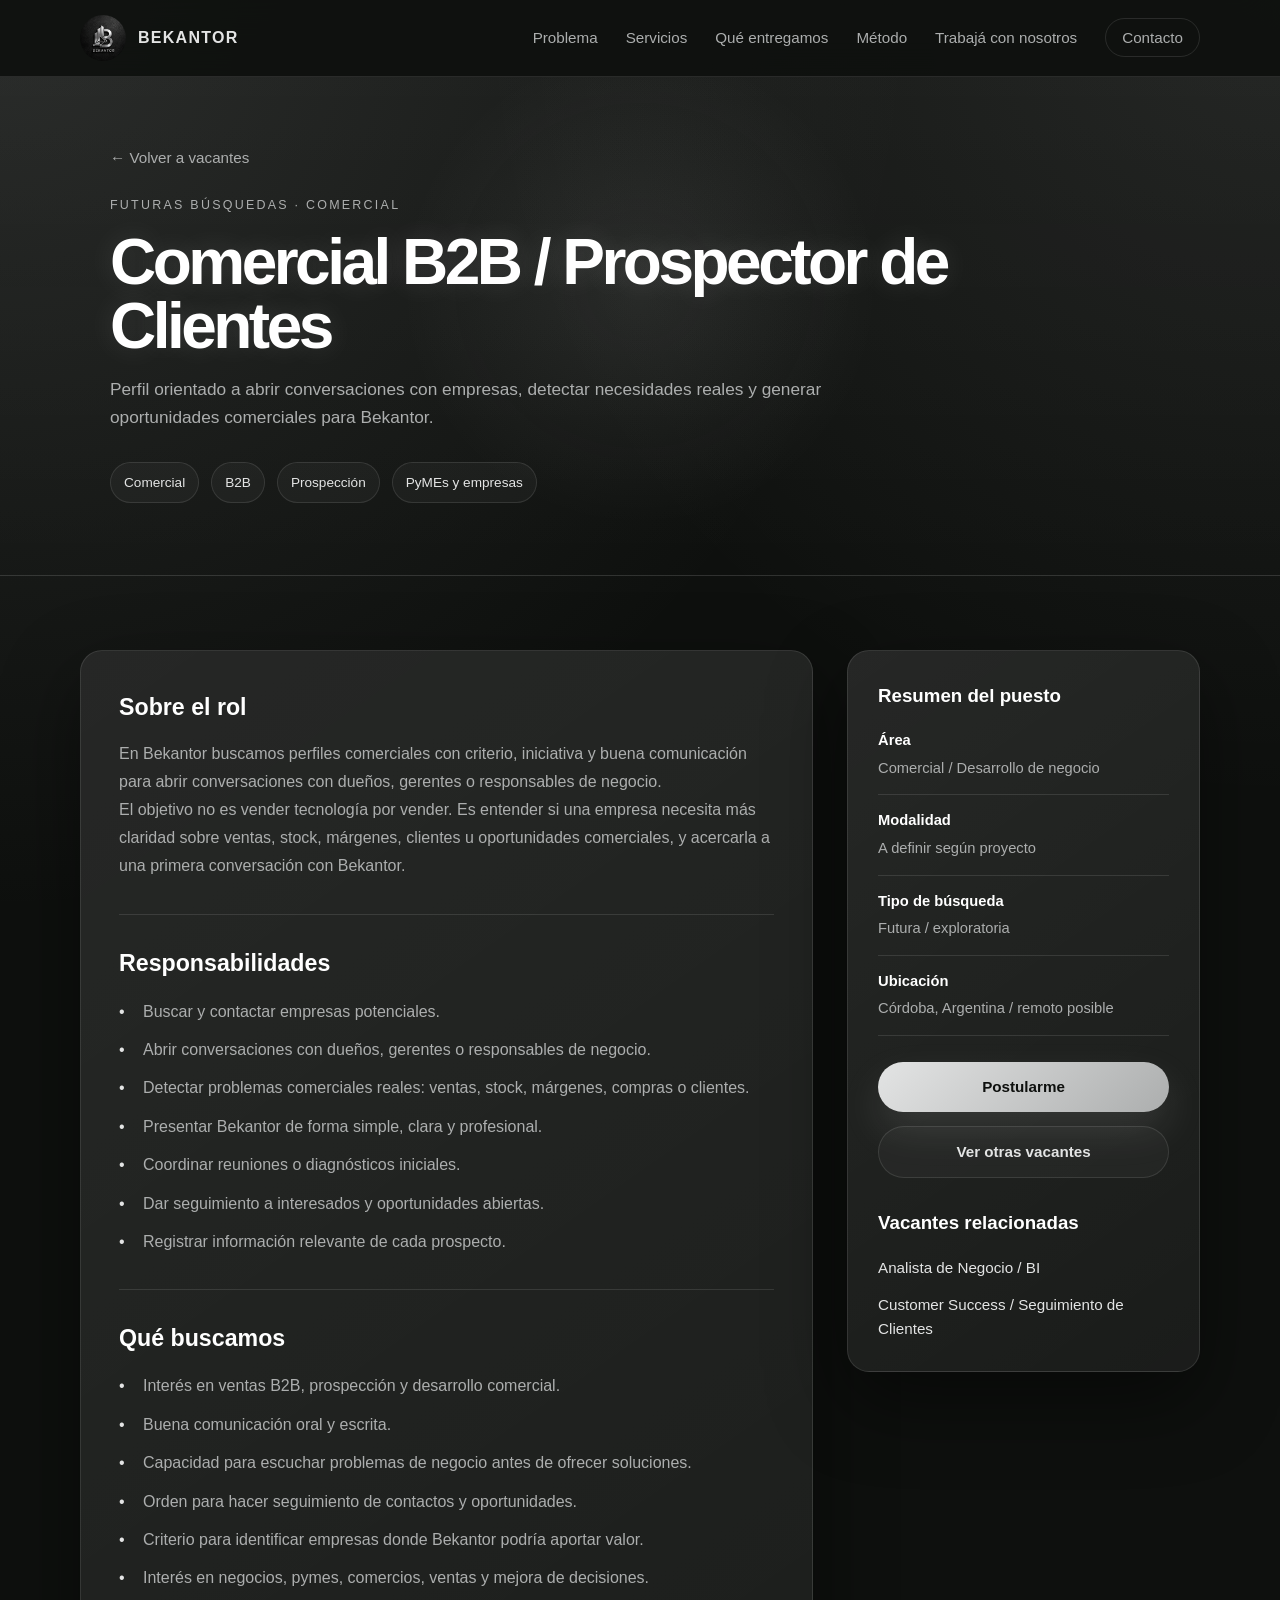
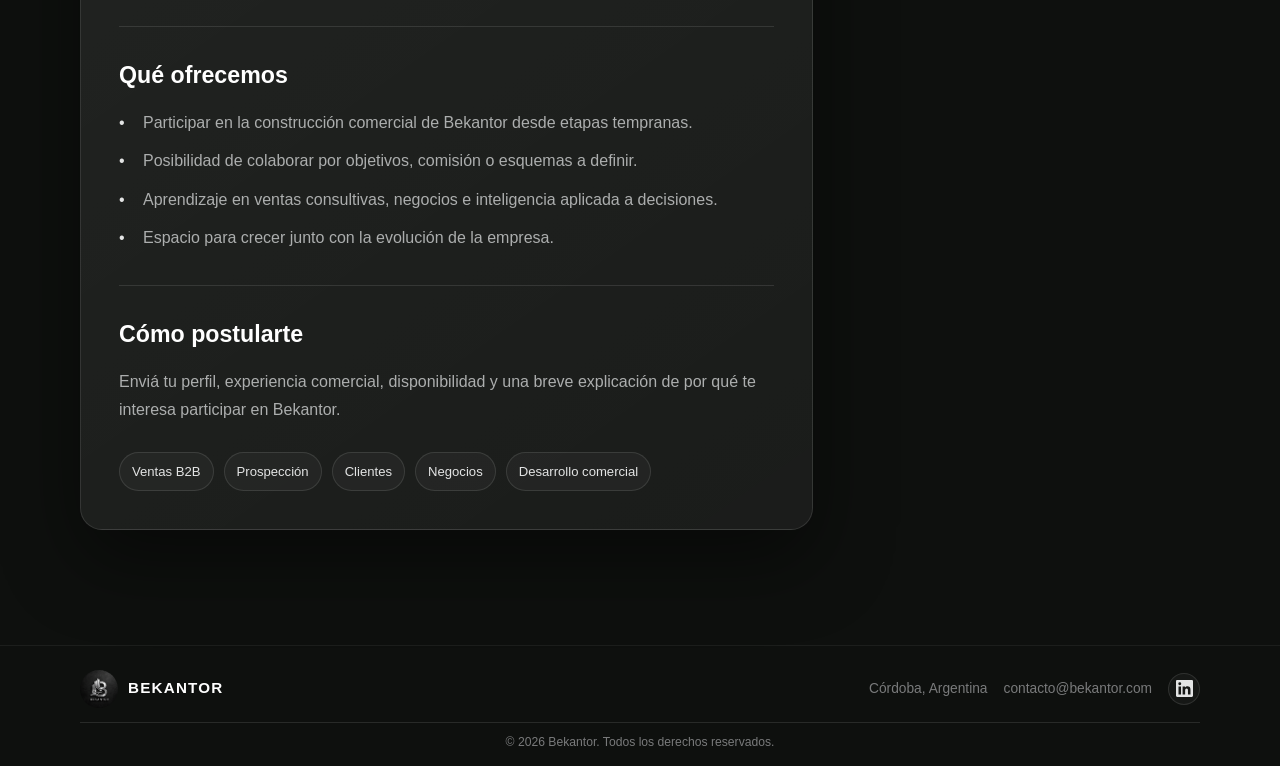
<file: vacante-comercial-b2b.html>
<!DOCTYPE html>
<html lang="es">

<head>
  <meta charset="UTF-8" />
  <meta name="viewport" content="width=device-width, initial-scale=1.0" />

  <title>Comercial B2B / Prospector de Clientes | Bekantor</title>

  <meta
    name="description"
    content="Perfil de interés en Bekantor para Comercial B2B / Prospector de Clientes. Rol orientado a abrir conversaciones con empresas, detectar necesidades reales y generar oportunidades comerciales."
  />

  <link rel="stylesheet" href="styles.css" />
  <link rel="icon" type="image/png" href="assets/bekantor-logo.png" />
</head>

<body class="job-detail-page">
  <header class="header">
    <div class="container navbar">
      <a href="index.html" class="brand" aria-label="Volver a Bekantor">
        <img src="assets/bekantor-logo.png" alt="Logo Bekantor" class="brand-logo" />
        <span>BEKANTOR</span>
      </a>

      <button class="menu-toggle" id="menuToggle" aria-label="Abrir menú" aria-expanded="false">
        ☰
      </button>

      <ul class="nav-links" id="navLinks">
        <li><a href="index.html#problema">Problema</a></li>
        <li><a href="index.html#servicios">Servicios</a></li>
        <li><a href="index.html#entregamos">Qué entregamos</a></li>
        <li><a href="index.html#metodo">Método</a></li>
        <li><a href="trabaja.html">Trabajá con nosotros</a></li>
        <li><a href="index.html#contacto" class="nav-cta">Contacto</a></li>
      </ul>
    </div>
  </header>

  <main>
    <section class="job-detail-hero">
      <div class="container">
        <a href="trabaja.html" class="job-detail-back">← Volver a vacantes</a>

        <p class="job-detail-kicker">Futuras búsquedas · Comercial</p>

        <h1 class="job-detail-title">Comercial B2B / Prospector de Clientes</h1>

        <p class="job-detail-subtitle">
          Perfil orientado a abrir conversaciones con empresas, detectar necesidades reales
          y generar oportunidades comerciales para Bekantor.
        </p>

        <div class="job-detail-meta">
          <span>Comercial</span>
          <span>B2B</span>
          <span>Prospección</span>
          <span>PyMEs y empresas</span>
        </div>
      </div>
    </section>

    <section class="job-detail-section">
      <div class="container job-detail-layout">
        <article class="job-detail-main">
          <div class="job-detail-block">
            <h2>Sobre el rol</h2>

            <p>
              En Bekantor buscamos perfiles comerciales con criterio, iniciativa y buena
              comunicación para abrir conversaciones con dueños, gerentes o responsables
              de negocio.
            </p>

            <p>
              El objetivo no es vender tecnología por vender. Es entender si una empresa
              necesita más claridad sobre ventas, stock, márgenes, clientes u oportunidades
              comerciales, y acercarla a una primera conversación con Bekantor.
            </p>
          </div>

          <div class="job-detail-block">
            <h2>Responsabilidades</h2>

            <ul>
              <li>Buscar y contactar empresas potenciales.</li>
              <li>Abrir conversaciones con dueños, gerentes o responsables de negocio.</li>
              <li>Detectar problemas comerciales reales: ventas, stock, márgenes, compras o clientes.</li>
              <li>Presentar Bekantor de forma simple, clara y profesional.</li>
              <li>Coordinar reuniones o diagnósticos iniciales.</li>
              <li>Dar seguimiento a interesados y oportunidades abiertas.</li>
              <li>Registrar información relevante de cada prospecto.</li>
            </ul>
          </div>

          <div class="job-detail-block">
            <h2>Qué buscamos</h2>

            <ul>
              <li>Interés en ventas B2B, prospección y desarrollo comercial.</li>
              <li>Buena comunicación oral y escrita.</li>
              <li>Capacidad para escuchar problemas de negocio antes de ofrecer soluciones.</li>
              <li>Orden para hacer seguimiento de contactos y oportunidades.</li>
              <li>Criterio para identificar empresas donde Bekantor podría aportar valor.</li>
              <li>Interés en negocios, pymes, comercios, ventas y mejora de decisiones.</li>
            </ul>
          </div>

          <div class="job-detail-block">
            <h2>Qué ofrecemos</h2>

            <ul>
              <li>Participar en la construcción comercial de Bekantor desde etapas tempranas.</li>
              <li>Posibilidad de colaborar por objetivos, comisión o esquemas a definir.</li>
              <li>Aprendizaje en ventas consultivas, negocios e inteligencia aplicada a decisiones.</li>
              <li>Espacio para crecer junto con la evolución de la empresa.</li>
            </ul>
          </div>

          <div class="job-detail-block">
            <h2>Cómo postularte</h2>

            <p>
              Enviá tu perfil, experiencia comercial, disponibilidad y una breve explicación
              de por qué te interesa participar en Bekantor.
            </p>

            <div class="job-tags">
              <span>Ventas B2B</span>
              <span>Prospección</span>
              <span>Clientes</span>
              <span>Negocios</span>
              <span>Desarrollo comercial</span>
            </div>
          </div>
        </article>

        <aside class="job-detail-side">
          <h3>Resumen del puesto</h3>

          <div class="job-side-list">
            <div class="job-side-item">
              <strong>Área</strong>
              <span>Comercial / Desarrollo de negocio</span>
            </div>

            <div class="job-side-item">
              <strong>Modalidad</strong>
              <span>A definir según proyecto</span>
            </div>

            <div class="job-side-item">
              <strong>Tipo de búsqueda</strong>
              <span>Futura / exploratoria</span>
            </div>

            <div class="job-side-item">
              <strong>Ubicación</strong>
              <span>Córdoba, Argentina / remoto posible</span>
            </div>
          </div>

          <div class="job-apply-box">
            <a
              href="mailto:talento@bekantor.com?subject=Postulación%20Comercial%20B2B%20-%20Bekantor&body=Hola%20Bekantor%2C%20me%20interesa%20postularme%20para%20Comercial%20B2B%20%2F%20Prospector%20de%20Clientes.%0A%0ANombre%3A%0ALinkedIn%3A%0AExperiencia%20comercial%3A%0ADisponibilidad%3A%0AComentarios%3A"
              class="btn btn-primary"
            >
              Postularme
            </a>

            <a href="trabaja.html" class="btn btn-secondary">
              Ver otras vacantes
            </a>
          </div>

          <h3 style="margin-top: 30px;">Vacantes relacionadas</h3>

          <div class="related-links">
            <a href="vacante-analista-datos-bi.html">Analista de Negocio / BI</a>
            <a href="vacante-customer-success.html">Customer Success / Seguimiento de Clientes</a>
          </div>
        </aside>
      </div>
    </section>
  </main>

  <footer class="bekantor-footer">
    <div class="container bekantor-footer-inner">
      <a href="index.html" class="bekantor-footer-brand">
        <img
          src="assets/bekantor-logo.png"
          alt="Logo Bekantor"
          width="38"
          height="38"
        />
        <span>BEKANTOR</span>
      </a>

      <div class="bekantor-footer-right">
        <p>Córdoba, Argentina</p>
        <p>contacto@bekantor.com</p>

        <a
          href="https://www.linkedin.com/company/bekantor"
          target="_blank"
          rel="noopener noreferrer"
          class="linkedin-small"
          aria-label="LinkedIn de Bekantor"
        >
          <svg
            width="17"
            height="17"
            viewBox="0 0 24 24"
            aria-hidden="true"
          >
            <path
              d="M20.45 20.45h-3.56v-5.58c0-1.33-.02-3.04-1.85-3.04-1.85 0-2.14 1.45-2.14 2.95v5.67H9.34V9h3.42v1.56h.05c.48-.9 1.64-1.85 3.37-1.85 3.6 0 4.27 2.37 4.27 5.46v6.28ZM5.32 7.43a2.06 2.06 0 1 1 0-4.12 2.06 2.06 0 0 1 0 4.12ZM7.1 20.45H3.54V9H7.1v11.45ZM22.22 0H1.77C.8 0 0 .77 0 1.72v20.56C0 23.23.8 24 1.77 24h20.45c.98 0 1.78-.77 1.78-1.72V1.72C24 .77 23.2 0 22.22 0Z"
            />
          </svg>
        </a>
      </div>
    </div>

    <div class="container bekantor-footer-bottom">
      <p>© 2026 Bekantor. Todos los derechos reservados.</p>
    </div>
  </footer>

  <script src="script.js"></script>
</body>

</html>
</file>
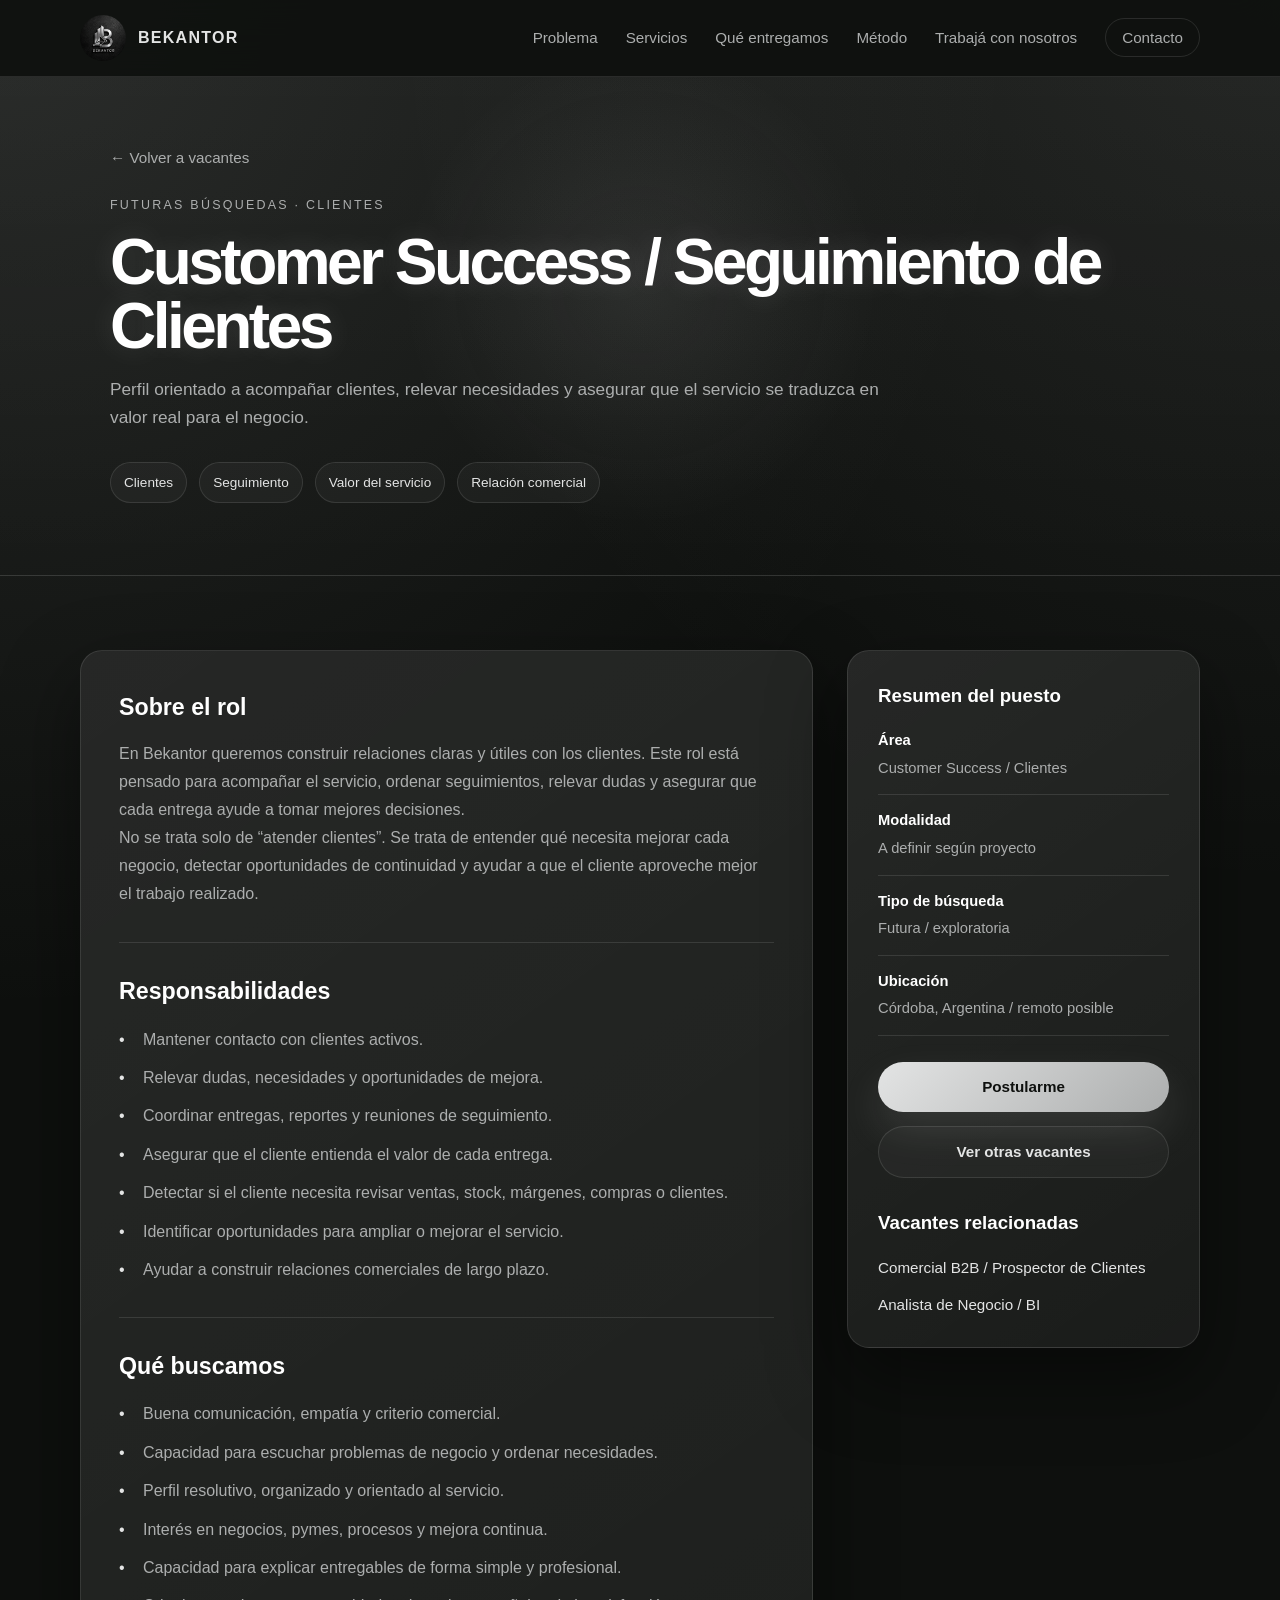
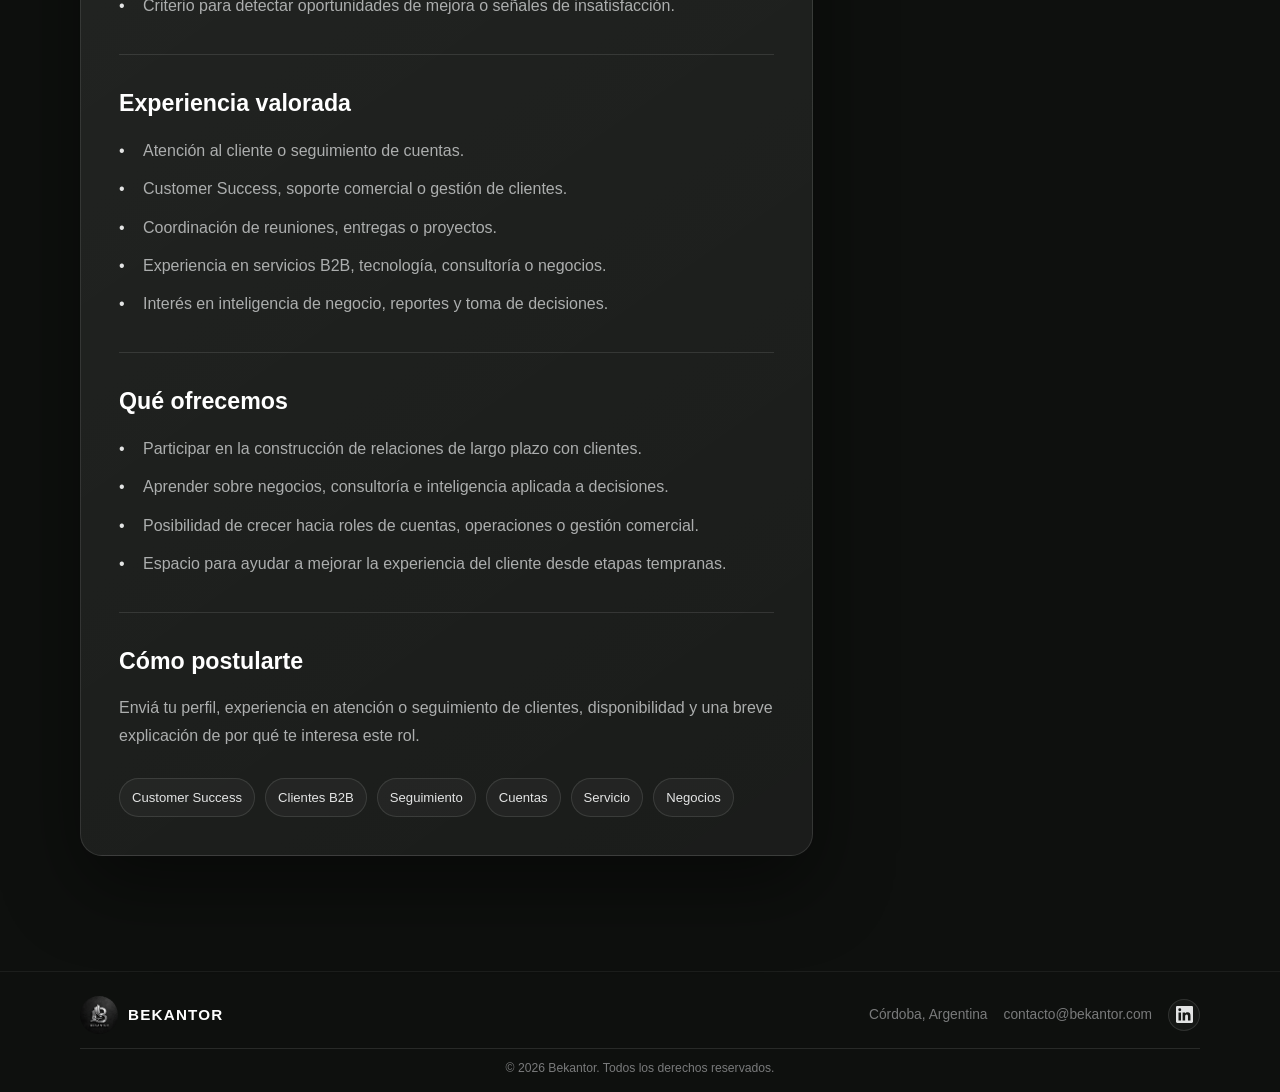
<file: vacante-customer-success.html>
<!DOCTYPE html>
<html lang="es">

<head>
  <meta charset="UTF-8" />
  <meta name="viewport" content="width=device-width, initial-scale=1.0" />

  <title>Customer Success / Seguimiento de Clientes | Bekantor</title>

  <meta
    name="description"
    content="Perfil de interés en Bekantor para Customer Success / Seguimiento de Clientes. Rol orientado a acompañar clientes, relevar necesidades y asegurar que el servicio genere valor real para el negocio."
  />

  <link rel="stylesheet" href="styles.css" />
  <link rel="icon" type="image/png" href="assets/bekantor-logo.png" />
</head>

<body class="job-detail-page">
  <header class="header">
    <div class="container navbar">
      <a href="index.html" class="brand" aria-label="Volver a Bekantor">
        <img src="assets/bekantor-logo.png" alt="Logo Bekantor" class="brand-logo" />
        <span>BEKANTOR</span>
      </a>

      <button class="menu-toggle" id="menuToggle" aria-label="Abrir menú" aria-expanded="false">
        ☰
      </button>

      <ul class="nav-links" id="navLinks">
        <li><a href="index.html#problema">Problema</a></li>
        <li><a href="index.html#servicios">Servicios</a></li>
        <li><a href="index.html#entregamos">Qué entregamos</a></li>
        <li><a href="index.html#metodo">Método</a></li>
        <li><a href="trabaja.html">Trabajá con nosotros</a></li>
        <li><a href="index.html#contacto" class="nav-cta">Contacto</a></li>
      </ul>
    </div>
  </header>

  <main>
    <section class="job-detail-hero">
      <div class="container">
        <a href="trabaja.html" class="job-detail-back">← Volver a vacantes</a>

        <p class="job-detail-kicker">Futuras búsquedas · Clientes</p>

        <h1 class="job-detail-title">Customer Success / Seguimiento de Clientes</h1>

        <p class="job-detail-subtitle">
          Perfil orientado a acompañar clientes, relevar necesidades y asegurar que el servicio
          se traduzca en valor real para el negocio.
        </p>

        <div class="job-detail-meta">
          <span>Clientes</span>
          <span>Seguimiento</span>
          <span>Valor del servicio</span>
          <span>Relación comercial</span>
        </div>
      </div>
    </section>

    <section class="job-detail-section">
      <div class="container job-detail-layout">
        <article class="job-detail-main">
          <div class="job-detail-block">
            <h2>Sobre el rol</h2>

            <p>
              En Bekantor queremos construir relaciones claras y útiles con los clientes.
              Este rol está pensado para acompañar el servicio, ordenar seguimientos,
              relevar dudas y asegurar que cada entrega ayude a tomar mejores decisiones.
            </p>

            <p>
              No se trata solo de “atender clientes”. Se trata de entender qué necesita
              mejorar cada negocio, detectar oportunidades de continuidad y ayudar a que
              el cliente aproveche mejor el trabajo realizado.
            </p>
          </div>

          <div class="job-detail-block">
            <h2>Responsabilidades</h2>

            <ul>
              <li>Mantener contacto con clientes activos.</li>
              <li>Relevar dudas, necesidades y oportunidades de mejora.</li>
              <li>Coordinar entregas, reportes y reuniones de seguimiento.</li>
              <li>Asegurar que el cliente entienda el valor de cada entrega.</li>
              <li>Detectar si el cliente necesita revisar ventas, stock, márgenes, compras o clientes.</li>
              <li>Identificar oportunidades para ampliar o mejorar el servicio.</li>
              <li>Ayudar a construir relaciones comerciales de largo plazo.</li>
            </ul>
          </div>

          <div class="job-detail-block">
            <h2>Qué buscamos</h2>

            <ul>
              <li>Buena comunicación, empatía y criterio comercial.</li>
              <li>Capacidad para escuchar problemas de negocio y ordenar necesidades.</li>
              <li>Perfil resolutivo, organizado y orientado al servicio.</li>
              <li>Interés en negocios, pymes, procesos y mejora continua.</li>
              <li>Capacidad para explicar entregables de forma simple y profesional.</li>
              <li>Criterio para detectar oportunidades de mejora o señales de insatisfacción.</li>
            </ul>
          </div>

          <div class="job-detail-block">
            <h2>Experiencia valorada</h2>

            <ul>
              <li>Atención al cliente o seguimiento de cuentas.</li>
              <li>Customer Success, soporte comercial o gestión de clientes.</li>
              <li>Coordinación de reuniones, entregas o proyectos.</li>
              <li>Experiencia en servicios B2B, tecnología, consultoría o negocios.</li>
              <li>Interés en inteligencia de negocio, reportes y toma de decisiones.</li>
            </ul>
          </div>

          <div class="job-detail-block">
            <h2>Qué ofrecemos</h2>

            <ul>
              <li>Participar en la construcción de relaciones de largo plazo con clientes.</li>
              <li>Aprender sobre negocios, consultoría e inteligencia aplicada a decisiones.</li>
              <li>Posibilidad de crecer hacia roles de cuentas, operaciones o gestión comercial.</li>
              <li>Espacio para ayudar a mejorar la experiencia del cliente desde etapas tempranas.</li>
            </ul>
          </div>

          <div class="job-detail-block">
            <h2>Cómo postularte</h2>

            <p>
              Enviá tu perfil, experiencia en atención o seguimiento de clientes,
              disponibilidad y una breve explicación de por qué te interesa este rol.
            </p>

            <div class="job-tags">
              <span>Customer Success</span>
              <span>Clientes B2B</span>
              <span>Seguimiento</span>
              <span>Cuentas</span>
              <span>Servicio</span>
              <span>Negocios</span>
            </div>
          </div>
        </article>

        <aside class="job-detail-side">
          <h3>Resumen del puesto</h3>

          <div class="job-side-list">
            <div class="job-side-item">
              <strong>Área</strong>
              <span>Customer Success / Clientes</span>
            </div>

            <div class="job-side-item">
              <strong>Modalidad</strong>
              <span>A definir según proyecto</span>
            </div>

            <div class="job-side-item">
              <strong>Tipo de búsqueda</strong>
              <span>Futura / exploratoria</span>
            </div>

            <div class="job-side-item">
              <strong>Ubicación</strong>
              <span>Córdoba, Argentina / remoto posible</span>
            </div>
          </div>

          <div class="job-apply-box">
            <a
              href="mailto:talento@bekantor.com?subject=Postulación%20Customer%20Success%20-%20Bekantor&body=Hola%20Bekantor%2C%20me%20interesa%20postularme%20para%20Customer%20Success%20%2F%20Seguimiento%20de%20Clientes.%0A%0ANombre%3A%0ALinkedIn%3A%0AExperiencia%20con%20clientes%3A%0ADisponibilidad%3A%0AComentarios%3A"
              class="btn btn-primary"
            >
              Postularme
            </a>

            <a href="trabaja.html" class="btn btn-secondary">
              Ver otras vacantes
            </a>
          </div>

          <h3 style="margin-top: 30px;">Vacantes relacionadas</h3>

          <div class="related-links">
            <a href="vacante-comercial-b2b.html">Comercial B2B / Prospector de Clientes</a>
            <a href="vacante-analista-datos-bi.html">Analista de Negocio / BI</a>
          </div>
        </aside>
      </div>
    </section>
  </main>

  <footer class="bekantor-footer">
    <div class="container bekantor-footer-inner">
      <a href="index.html" class="bekantor-footer-brand">
        <img
          src="assets/bekantor-logo.png"
          alt="Logo Bekantor"
          width="38"
          height="38"
        />
        <span>BEKANTOR</span>
      </a>

      <div class="bekantor-footer-right">
        <p>Córdoba, Argentina</p>
        <p>contacto@bekantor.com</p>

        <a
          href="https://www.linkedin.com/company/bekantor"
          target="_blank"
          rel="noopener noreferrer"
          class="linkedin-small"
          aria-label="LinkedIn de Bekantor"
        >
          <svg
            width="17"
            height="17"
            viewBox="0 0 24 24"
            aria-hidden="true"
          >
            <path
              d="M20.45 20.45h-3.56v-5.58c0-1.33-.02-3.04-1.85-3.04-1.85 0-2.14 1.45-2.14 2.95v5.67H9.34V9h3.42v1.56h.05c.48-.9 1.64-1.85 3.37-1.85 3.6 0 4.27 2.37 4.27 5.46v6.28ZM5.32 7.43a2.06 2.06 0 1 1 0-4.12 2.06 2.06 0 0 1 0 4.12ZM7.1 20.45H3.54V9H7.1v11.45ZM22.22 0H1.77C.8 0 0 .77 0 1.72v20.56C0 23.23.8 24 1.77 24h20.45c.98 0 1.78-.77 1.78-1.72V1.72C24 .77 23.2 0 22.22 0Z"
            />
          </svg>
        </a>
      </div>
    </div>

    <div class="container bekantor-footer-bottom">
      <p>© 2026 Bekantor. Todos los derechos reservados.</p>
    </div>
  </footer>

  <script src="script.js"></script>
</body>

</html>
</file>
<file: styles.css>
:root {
  --black: #0e100e;
  --black-soft: #151715;
  --dark-gray: #1d1f1d;
  --gray: #797a7b;
  --silver: #acaeae;
  --silver-light: #e3e4e4;
  --white: #ffffff;

  --border: rgba(227, 228, 228, 0.12);
  --card: rgba(255, 255, 255, 0.045);
  --card-hover: rgba(255, 255, 255, 0.075);

  --shadow: 0 30px 80px rgba(0, 0, 0, 0.45);
  --radius: 22px;
  --transition: 0.25s ease;
}

/* BASE */

* {
  margin: 0;
  padding: 0;
  box-sizing: border-box;
}

html {
  scroll-behavior: smooth;
}

body {
  font-family: Arial, Helvetica, sans-serif;
  background:
    radial-gradient(circle at top left, rgba(172, 174, 174, 0.14), transparent 35%),
    radial-gradient(circle at top right, rgba(227, 228, 228, 0.08), transparent 28%),
    var(--black);
  color: var(--silver-light);
  line-height: 1.6;
  overflow-x: hidden;
}

body.menu-open {
  overflow: hidden;
}

img {
  max-width: 100%;
  display: block;
}

a {
  color: inherit;
  text-decoration: none;
}

.container {
  width: min(1120px, 92%);
  margin: 0 auto;
}

/* HEADER */

.header {
  position: fixed;
  top: 0;
  width: 100%;
  z-index: 50;
  backdrop-filter: blur(18px);
  background: rgba(14, 16, 14, 0.78);
  border-bottom: 1px solid var(--border);
}

.navbar {
  height: 76px;
  display: flex;
  align-items: center;
  justify-content: space-between;
}

.brand {
  display: flex;
  align-items: center;
  gap: 12px;
  font-weight: 700;
  letter-spacing: 0.08em;
  text-transform: uppercase;
}

.brand-logo {
  width: 46px;
  height: 46px;
  object-fit: contain;
  border-radius: 50%;
}

.nav-links {
  display: flex;
  align-items: center;
  gap: 28px;
  list-style: none;
  color: var(--silver);
  font-size: 0.95rem;
}

.nav-links a {
  transition: var(--transition);
}

.nav-links a:hover,
.nav-links a:focus-visible {
  color: var(--white);
}

.nav-cta {
  padding: 10px 16px;
  border: 1px solid var(--border);
  border-radius: 999px;
}

.menu-toggle {
  display: none;
  background: none;
  border: none;
  color: var(--silver-light);
  font-size: 1.8rem;
  cursor: pointer;
}

/* HERO */

.hero {
  min-height: 100vh;
  padding: 150px 0 90px;
  display: flex;
  align-items: center;
}

.hero-grid {
  display: grid;
  grid-template-columns: 1.1fr 0.9fr;
  gap: 70px;
  align-items: center;
}

.eyebrow {
  color: var(--silver);
  text-transform: uppercase;
  letter-spacing: 0.18em;
  font-size: 0.78rem;
  margin-bottom: 16px;
}

.hero h1 {
  font-size: clamp(2.5rem, 6vw, 5.6rem);
  line-height: 0.95;
  letter-spacing: -0.06em;
  margin-bottom: 28px;
}

.hero h1 span {
  color: var(--white);
  text-shadow: 0 0 30px rgba(227, 228, 228, 0.22);
}

.hero-text {
  max-width: 660px;
  color: var(--silver);
  font-size: 1.15rem;
  margin-bottom: 34px;
}

.hero-actions {
  display: flex;
  gap: 16px;
  flex-wrap: wrap;
  margin-bottom: 42px;
}

.btn {
  display: inline-flex;
  align-items: center;
  justify-content: center;
  min-height: 48px;
  padding: 13px 22px;
  border-radius: 999px;
  font-weight: 700;
  transition: var(--transition);
  cursor: pointer;
  border: none;
  font-size: 0.95rem;
}

.btn-primary {
  background: linear-gradient(135deg, var(--silver-light), var(--silver));
  color: var(--black);
  box-shadow: 0 18px 40px rgba(227, 228, 228, 0.12);
}

.btn-primary:hover,
.btn-primary:focus-visible {
  transform: translateY(-2px);
  box-shadow: 0 22px 50px rgba(227, 228, 228, 0.18);
}

.btn-secondary {
  border: 1px solid var(--border);
  color: var(--silver-light);
  background: rgba(255, 255, 255, 0.03);
}

.btn-secondary:hover,
.btn-secondary:focus-visible {
  background: rgba(255, 255, 255, 0.08);
  transform: translateY(-2px);
}

.full {
  width: 100%;
}

.hero-points {
  display: grid;
  grid-template-columns: repeat(3, 1fr);
  gap: 18px;
  max-width: 680px;
}

.hero-points div {
  border-top: 1px solid var(--border);
  padding-top: 16px;
}

.hero-points strong {
  display: block;
  color: var(--white);
  margin-bottom: 4px;
}

.hero-points span {
  color: var(--gray);
  font-size: 0.9rem;
}

/* PRIVATE AI */

.private-ai-section {
  background:
    radial-gradient(circle at 85% 50%, rgba(227, 228, 228, 0.09), transparent 34%),
    var(--black-soft);
  border-top: 1px solid var(--border);
  border-bottom: 1px solid var(--border);
}

.private-ai-grid {
  display: grid;
  grid-template-columns: 0.95fr 1.05fr;
  gap: 70px;
  align-items: center;
}

.private-ai-content h2 {
  color: var(--white);
  font-size: clamp(2rem, 4vw, 3.6rem);
  line-height: 1.05;
  letter-spacing: -0.045em;
  margin-bottom: 18px;
}

.private-ai-content > p:last-child {
  color: var(--silver);
  font-size: 1.05rem;
}

.private-ai-points {
  display: grid;
  grid-template-columns: repeat(2, 1fr);
  gap: 16px;
}

.private-ai-point {
  padding: 22px;
  border: 1px solid var(--border);
  border-radius: 18px;
  background: rgba(255, 255, 255, 0.035);
}

.private-ai-point strong {
  display: block;
  color: var(--white);
  margin-bottom: 6px;
}

.private-ai-point span {
  display: block;
  color: var(--silver);
  font-size: 0.92rem;
  line-height: 1.5;
}

.hero-card {
  display: flex;
  justify-content: center;
}

.metal-card {
  width: 100%;
  max-width: 420px;
  padding: 34px;
  border-radius: var(--radius);
  background:
    linear-gradient(145deg, rgba(255, 255, 255, 0.09), rgba(255, 255, 255, 0.025)),
    var(--black-soft);
  border: 1px solid var(--border);
  box-shadow: var(--shadow);
  position: relative;
  overflow: hidden;
}

.metal-card::before {
  content: "";
  position: absolute;
  inset: -1px;
  background: linear-gradient(120deg, transparent, rgba(227, 228, 228, 0.12), transparent);
  transform: translateX(-100%);
  animation: shine 5s infinite;
}

@keyframes shine {
  0% {
    transform: translateX(-100%);
  }

  45%,
  100% {
    transform: translateX(100%);
  }
}

.card-kicker {
  color: var(--silver);
  text-transform: uppercase;
  letter-spacing: 0.14em;
  font-size: 0.72rem;
  margin-bottom: 10px;
  position: relative;
  z-index: 1;
}

.card-title {
  color: var(--white);
  font-size: 1.35rem;
  line-height: 1.15;
  margin-bottom: 24px;
  position: relative;
  z-index: 1;
}

.card-description,
.metal-card p {
  color: var(--silver);
  font-size: 0.95rem;
  position: relative;
  z-index: 1;
}

/* INSIGHT CARD */

.insight-list {
  display: grid;
  gap: 14px;
  margin: 24px 0;
  position: relative;
  z-index: 1;
}

.insight-item {
  padding: 14px 16px;
  border: 1px solid var(--border);
  border-radius: 14px;
  background: rgba(255, 255, 255, 0.035);
}

.insight-item strong {
  display: block;
  color: var(--white);
  font-size: 0.95rem;
  margin-bottom: 4px;
}

.insight-item span {
  display: block;
  color: var(--silver);
  font-size: 0.86rem;
  line-height: 1.45;
}

/* SECTIONS */

.section {
  padding: 110px 0;
}

.section-dark {
  background:
    linear-gradient(180deg, rgba(255, 255, 255, 0.025), rgba(255, 255, 255, 0.005));
  border-top: 1px solid var(--border);
  border-bottom: 1px solid var(--border);
}

.section-header {
  max-width: 780px;
  margin-bottom: 54px;
}

.section-header h2,
.mvp-content h2,
.about-content h2,
.contact-content h2 {
  font-size: clamp(2rem, 4vw, 3.6rem);
  line-height: 1.05;
  letter-spacing: -0.045em;
  margin-bottom: 18px;
}

.section-header p,
.mvp-content p,
.about-content p,
.contact-content p {
  color: var(--silver);
  font-size: 1.05rem;
}

/* GENERAL CARDS */

.problem-grid,
.services-grid,
.steps-grid,
.niche-grid {
  display: grid;
  gap: 22px;
}

.problem-grid {
  grid-template-columns: repeat(4, 1fr);
}

.services-grid {
  grid-template-columns: repeat(3, 1fr);
  align-items: start;
}

.steps-grid {
  grid-template-columns: repeat(4, 1fr);
}

.niche-grid {
  grid-template-columns: repeat(3, 1fr);
  align-items: start;
}

.card,
.service-card,
.step,
.mvp-box,
.niche-card {
  background: var(--card);
  border: 1px solid var(--border);
  border-radius: var(--radius);
  padding: 26px;
  transition: var(--transition);
}

.card:hover,
.service-card:hover,
.step:hover,
.niche-card:hover {
  transform: translateY(-5px);
  background: var(--card-hover);
}

.card h3,
.service-card h3,
.step h3,
.mvp-box h3,
.niche-card h3 {
  color: var(--white);
  margin-bottom: 12px;
  font-size: 1.15rem;
}

.card p,
.service-card p,
.step p,
.mvp-box p,
.niche-card p {
  color: var(--silver);
  font-size: 0.96rem;
}

/* SERVICE CARDS - compactadas */

.service-card {
  min-height: 250px;
  display: flex;
  flex-direction: column;
  justify-content: flex-start;
}

.service-card.featured {
  background:
    linear-gradient(145deg, rgba(227, 228, 228, 0.11), rgba(255, 255, 255, 0.035));
  box-shadow: 0 20px 70px rgba(0, 0, 0, 0.28);
}

.service-number {
  display: inline-flex;
  width: fit-content;
  margin-bottom: 22px;
  color: var(--silver-light);
  font-size: 0.85rem;
  border: 1px solid var(--border);
  padding: 7px 11px;
  border-radius: 999px;
}

.service-card p {
  line-height: 1.6;
}

/* MVP / DEMO */

.mvp-grid {
  display: grid;
  grid-template-columns: 0.9fr 1.1fr;
  gap: 70px;
  align-items: center;
}

.mvp-box {
  margin-top: 28px;
  background:
    linear-gradient(145deg, rgba(227, 228, 228, 0.08), rgba(255, 255, 255, 0.025));
}

.demo-list {
  display: grid;
  gap: 16px;
}

.demo-item {
  display: flex;
  gap: 16px;
  align-items: flex-start;
  padding: 20px;
  border: 1px solid var(--border);
  border-radius: 18px;
  background: var(--card);
}

.demo-item span {
  width: 11px;
  min-width: 11px;
  height: 11px;
  border-radius: 50%;
  background: var(--silver-light);
  margin-top: 8px;
  box-shadow: 0 0 20px rgba(227, 228, 228, 0.4);
}

.demo-item p {
  color: var(--silver);
}

/* STEPS */

.step span {
  width: 42px;
  height: 42px;
  display: inline-flex;
  align-items: center;
  justify-content: center;
  background: var(--silver-light);
  color: var(--black);
  border-radius: 50%;
  font-weight: 800;
  margin-bottom: 24px;
}

/* NICHE CARDS - compactadas */

.niche-card {
  min-height: 180px;
  display: flex;
  flex-direction: column;
  justify-content: flex-start;
  background:
    linear-gradient(145deg, rgba(255, 255, 255, 0.065), rgba(255, 255, 255, 0.025)),
    var(--black-soft);
}

.niche-card h3 {
  font-size: 1.25rem;
  margin-bottom: 12px;
}

.niche-card p {
  font-size: 0.98rem;
  line-height: 1.6;
  margin: 0;
}

/* ABOUT */

.about-section {
  background:
    radial-gradient(circle at center left, rgba(227, 228, 228, 0.12), transparent 28%);
}

.about-grid {
  display: grid;
  grid-template-columns: 0.8fr 1.2fr;
  gap: 70px;
  align-items: center;
}

.about-logo {
  padding: 40px;
  border: 1px solid var(--border);
  border-radius: var(--radius);
  background: var(--card);
  box-shadow: var(--shadow);
}

.about-content p+p {
  margin-top: 18px;
}

/* CONTACT */

.contact-section {
  background:
    linear-gradient(180deg, transparent, rgba(255, 255, 255, 0.04));
}

.contact-grid {
  display: grid;
  grid-template-columns: 0.9fr 1.1fr;
  gap: 70px;
  align-items: start;
}

.contact-actions {
  display: flex;
  gap: 16px;
  flex-wrap: wrap;
  margin-top: 30px;
}

.contact-form {
  display: grid;
  gap: 18px;
  padding: 30px;
  border: 1px solid var(--border);
  border-radius: var(--radius);
  background: var(--card);
  box-shadow: var(--shadow);
}

.contact-form label {
  color: var(--silver-light);
  font-size: 0.92rem;
}

.contact-form input,
.contact-form textarea {
  width: 100%;
  margin-top: 8px;
  background: rgba(255, 255, 255, 0.045);
  border: 1px solid var(--border);
  border-radius: 14px;
  padding: 14px 15px;
  color: var(--white);
  font-family: inherit;
  outline: none;
  transition: var(--transition);
}

.contact-form input:focus,
.contact-form textarea:focus {
  border-color: rgba(227, 228, 228, 0.42);
  background: rgba(255, 255, 255, 0.07);
}

.contact-form textarea {
  resize: vertical;
}

/* MINIMAL BEKANTOR FOOTER */

.bekantor-footer {
  background: var(--black);
  border-top: 1px solid rgba(255, 255, 255, 0.06);
  padding: 24px 0 14px;
  color: var(--gray);
}

.bekantor-footer-inner {
  display: flex;
  justify-content: space-between;
  align-items: center;
  gap: 32px;
}

.bekantor-footer-brand {
  display: inline-flex;
  align-items: center;
  gap: 10px;
  color: var(--white);
  font-size: 0.95rem;
  font-weight: 800;
  letter-spacing: 0.08em;
}

.bekantor-footer-brand img {
  width: 38px !important;
  height: 38px !important;
  max-width: 38px !important;
  object-fit: contain;
  border-radius: 50%;
}

.bekantor-footer-right {
  display: flex;
  align-items: center;
  justify-content: flex-end;
  gap: 16px;
  flex-wrap: wrap;
}

.bekantor-footer-right p {
  color: var(--gray);
  font-size: 0.86rem;
}

.linkedin-small {
  width: 32px !important;
  height: 32px !important;
  min-width: 32px !important;
  max-width: 32px !important;
  border: 1px solid var(--border);
  border-radius: 50%;
  display: inline-flex;
  align-items: center;
  justify-content: center;
  background: rgba(255, 255, 255, 0.035);
  transition: var(--transition);
}

.linkedin-small svg {
  width: 17px !important;
  height: 17px !important;
  max-width: 17px !important;
  max-height: 17px !important;
  fill: var(--silver-light);
  display: block;
}

.linkedin-small:hover {
  background: rgba(255, 255, 255, 0.09);
  transform: translateY(-2px);
}

.bekantor-footer-bottom {
  margin-top: 14px;
  padding-top: 10px;
  border-top: 1px solid var(--border);
  text-align: center;
}

.bekantor-footer-bottom p {
  color: var(--gray);
  font-size: 0.76rem;
}

/* ANIMATIONS */

.reveal {
  opacity: 0;
  transform: translateY(24px);
  transition: 0.7s ease;
}

.reveal.active {
  opacity: 1;
  transform: translateY(0);
}

@media (prefers-reduced-motion: reduce) {
  html {
    scroll-behavior: auto;
  }

  .reveal,
  .btn,
  .card,
  .service-card,
  .step,
  .niche-card {
    transition: none;
  }

  .metal-card::before {
    animation: none;
  }
}

/* TRABAJA CON NOSOTROS */

.jobs-simple-page {
  background:
    radial-gradient(circle at top left, rgba(172, 174, 174, 0.14), transparent 34%),
    radial-gradient(circle at top right, rgba(227, 228, 228, 0.08), transparent 30%),
    var(--black);
  color: var(--silver-light);
}

.jobs-simple-page .header {
  background: rgba(14, 16, 14, 0.88);
}

.jobs-top {
  padding: 150px 0 82px;
  background:
    radial-gradient(circle at center, rgba(227, 228, 228, 0.08), transparent 34%),
    linear-gradient(180deg, rgba(255, 255, 255, 0.03), transparent);
  color: var(--white);
  text-align: center;
  border-bottom: 1px solid var(--border);
}

.jobs-top-content {
  max-width: 760px;
  margin: 0 auto;
}

.jobs-eyebrow {
  text-transform: uppercase;
  letter-spacing: 0.18em;
  color: var(--silver);
  font-size: 0.78rem;
  margin-bottom: 14px;
}

.jobs-eyebrow.dark {
  color: var(--silver);
}

.jobs-top h1 {
  font-size: clamp(2.8rem, 5vw, 4.8rem);
  line-height: 0.95;
  letter-spacing: -0.06em;
  margin-bottom: 18px;
  text-shadow: 0 0 28px rgba(227, 228, 228, 0.16);
}

.jobs-top p {
  color: var(--silver);
  font-size: 1.08rem;
}

.jobs-board {
  padding: 85px 0 110px;
  background:
    linear-gradient(180deg, rgba(255, 255, 255, 0.025), rgba(255, 255, 255, 0.005));
}

.jobs-board-header {
  display: flex;
  justify-content: space-between;
  align-items: end;
  gap: 24px;
  margin-bottom: 38px;
}

.jobs-board-header h2 {
  color: var(--white);
  font-size: clamp(2rem, 3.6vw, 3.2rem);
  line-height: 1.05;
  letter-spacing: -0.045em;
}

.jobs-main-link {
  color: var(--silver-light);
  font-weight: 800;
  border: 1px solid var(--border);
  border-radius: 999px;
  padding: 12px 18px;
  background: rgba(255, 255, 255, 0.035);
  transition: var(--transition);
  white-space: nowrap;
}

.jobs-main-link:hover {
  background: rgba(255, 255, 255, 0.08);
  transform: translateY(-2px);
}

.jobs-cards {
  display: grid;
  grid-template-columns: repeat(3, 1fr);
  gap: 26px;
}

.simple-job-card {
  min-height: 465px;
  display: flex;
  flex-direction: column;
  overflow: hidden;
  border-radius: var(--radius);
  border: 1px solid var(--border);
  background:
    linear-gradient(145deg, rgba(255, 255, 255, 0.07), rgba(255, 255, 255, 0.025)),
    var(--black-soft);
  box-shadow: var(--shadow);
  transition: var(--transition);
}

.simple-job-card:hover {
  transform: translateY(-6px);
  background:
    linear-gradient(145deg, rgba(255, 255, 255, 0.095), rgba(255, 255, 255, 0.035)),
    var(--black-soft);
}

.job-illustration {
  height: 125px;
  display: flex;
  align-items: center;
  justify-content: center;
  background:
    radial-gradient(circle at center, rgba(227, 228, 228, 0.12), transparent 42%),
    rgba(255, 255, 255, 0.025);
  border-bottom: 1px solid var(--border);
}

.job-illustration img {
  width: 58px;
  height: 58px;
  object-fit: contain;
  opacity: 0.9;
  filter: drop-shadow(0 16px 28px rgba(0, 0, 0, 0.45));
}

.simple-job-content {
  padding: 28px;
  display: flex;
  flex-direction: column;
  flex: 1;
}

.job-date {
  display: inline-flex;
  width: fit-content;
  color: var(--silver);
  font-size: 0.78rem;
  font-weight: 700;
  letter-spacing: 0.04em;
  margin-bottom: 14px;
  text-transform: uppercase;
}

.simple-job-card h3 {
  color: var(--white);
  font-size: 1.35rem;
  line-height: 1.18;
  margin-bottom: 16px;
}

.simple-job-card p {
  color: var(--silver);
  font-size: 0.96rem;
  line-height: 1.65;
}

.simple-job-card a {
  color: var(--silver-light);
  font-weight: 800;
  margin-top: auto;
  padding-top: 26px;
  transition: var(--transition);
}

.simple-job-card a:hover {
  color: var(--white);
  transform: translateX(4px);
}

.jobs-note {
  margin-top: 42px;
  max-width: 820px;
  color: var(--gray);
  font-size: 0.96rem;
}

/* DETALLE DE VACANTES */

.job-detail-page {
  background:
    radial-gradient(circle at top left, rgba(172, 174, 174, 0.14), transparent 34%),
    radial-gradient(circle at top right, rgba(227, 228, 228, 0.08), transparent 30%),
    var(--black);
  color: var(--silver-light);
}

.job-detail-page .header {
  background: rgba(14, 16, 14, 0.9);
}

.job-detail-hero {
  padding: 145px 0 72px;
  border-bottom: 1px solid var(--border);
  background:
    radial-gradient(circle at center, rgba(227, 228, 228, 0.08), transparent 34%),
    linear-gradient(180deg, rgba(255, 255, 255, 0.035), transparent);
}

.job-detail-hero .container {
  max-width: 1060px;
}

.job-detail-back {
  display: inline-flex;
  margin-bottom: 26px;
  color: var(--silver);
  font-size: 0.95rem;
  transition: var(--transition);
}

.job-detail-back:hover {
  color: var(--white);
  transform: translateX(-3px);
}

.job-detail-kicker {
  text-transform: uppercase;
  letter-spacing: 0.18em;
  color: var(--silver);
  font-size: 0.78rem;
  margin-bottom: 14px;
}

.job-detail-title {
  font-size: clamp(2.5rem, 5vw, 4.3rem);
  line-height: 1;
  letter-spacing: -0.055em;
  color: var(--white);
  margin-bottom: 18px;
  text-shadow: 0 0 28px rgba(227, 228, 228, 0.14);
}

.job-detail-subtitle {
  color: var(--silver);
  font-size: 1.08rem;
  max-width: 780px;
}

.job-detail-meta {
  display: flex;
  flex-wrap: wrap;
  gap: 12px;
  margin-top: 30px;
}

.job-detail-meta span {
  border: 1px solid var(--border);
  border-radius: 999px;
  padding: 9px 13px;
  color: var(--silver-light);
  background: rgba(255, 255, 255, 0.035);
  font-size: 0.85rem;
}

.job-detail-section {
  padding: 74px 0 115px;
}

.job-detail-layout {
  display: grid;
  grid-template-columns: 1.35fr 0.65fr;
  gap: 34px;
  align-items: start;
}

.job-detail-main,
.job-detail-side {
  border: 1px solid var(--border);
  border-radius: var(--radius);
  background:
    linear-gradient(145deg, rgba(255, 255, 255, 0.07), rgba(255, 255, 255, 0.025)),
    var(--black-soft);
  box-shadow: var(--shadow);
}

.job-detail-main {
  padding: 38px;
}

.job-detail-side {
  padding: 30px;
  position: sticky;
  top: 100px;
}

.job-detail-block+.job-detail-block {
  margin-top: 34px;
  padding-top: 30px;
  border-top: 1px solid var(--border);
}

.job-detail-main h2,
.job-detail-side h3 {
  color: var(--white);
}

.job-detail-main h2 {
  font-size: 1.45rem;
  margin-bottom: 14px;
}

.job-detail-main p,
.job-detail-side p {
  color: var(--silver);
  font-size: 1rem;
  line-height: 1.75;
}

.job-detail-main ul {
  list-style: none;
  display: grid;
  gap: 12px;
  margin-top: 16px;
}

.job-detail-main li {
  color: var(--silver);
  line-height: 1.65;
  position: relative;
  padding-left: 24px;
}

.job-detail-main li::before {
  content: "•";
  position: absolute;
  left: 0;
  top: 0;
  color: var(--silver-light);
}

.job-tags {
  display: flex;
  flex-wrap: wrap;
  gap: 10px;
  margin-top: 28px;
}

.job-tags span {
  padding: 8px 12px;
  border: 1px solid var(--border);
  border-radius: 999px;
  font-size: 0.82rem;
  color: var(--silver-light);
  background: rgba(255, 255, 255, 0.035);
}

.job-apply-box {
  margin-top: 24px;
  display: grid;
  gap: 14px;
}

.job-apply-box .btn {
  width: 100%;
}

.job-side-list {
  display: grid;
  gap: 14px;
  margin-top: 18px;
  margin-bottom: 26px;
}

.job-side-item {
  border-bottom: 1px solid var(--border);
  padding-bottom: 14px;
}

.job-side-item strong {
  display: block;
  color: var(--white);
  font-size: 0.92rem;
  margin-bottom: 2px;
}

.job-side-item span {
  color: var(--silver);
  font-size: 0.92rem;
}

.related-links {
  display: grid;
  gap: 12px;
  margin-top: 18px;
}

.related-links a {
  color: var(--silver-light);
  font-size: 0.95rem;
  transition: var(--transition);
}

.related-links a:hover {
  color: var(--white);
  transform: translateX(3px);
}

/* RESPONSIVE */

@media (max-width: 1100px) {
  .jobs-cards {
    grid-template-columns: repeat(2, 1fr);
  }
}

@media (max-width: 960px) {

  .hero-grid,
  .private-ai-grid,
  .mvp-grid,
  .about-grid,
  .contact-grid,
  .job-detail-layout {
    grid-template-columns: 1fr;
    gap: 50px;
  }

  .problem-grid,
  .services-grid,
  .steps-grid,
  .niche-grid {
    grid-template-columns: repeat(2, 1fr);
  }

  .hero {
    padding-top: 130px;
  }

  .job-detail-side {
    position: static;
  }
}

@media (max-width: 720px) {
  .menu-toggle {
    display: block;
  }

  .navbar {
    height: 70px;
  }

  .nav-links {
    position: absolute;
    top: 70px;
    left: 0;
    width: 100%;
    flex-direction: column;
    align-items: flex-start;
    padding: 24px 4%;
    background: rgba(14, 16, 14, 0.97);
    border-bottom: 1px solid var(--border);
    display: none;
  }

  .nav-links.active {
    display: flex;
  }

  .hero-points,
  .private-ai-points,
  .problem-grid,
  .services-grid,
  .steps-grid,
  .niche-grid,
  .jobs-cards {
    grid-template-columns: 1fr;
  }

  .hero {
    min-height: auto;
    padding-bottom: 70px;
  }

  .about-logo {
    display: none;
  }

  .jobs-board-header {
    flex-direction: column;
    align-items: flex-start;
  }

  .jobs-main-link {
    width: 100%;
    text-align: center;
  }

  .simple-job-card,
  .service-card,
  .niche-card {
    min-height: auto;
  }

  @media (max-width: 640px) {
    .job-illustration {
      height: 105px;
    }

    .job-illustration img {
      width: 52px;
      height: 52px;
    }
  }

  .bekantor-footer-inner {
    flex-direction: column;
    gap: 16px;
    text-align: center;
  }

  .bekantor-footer-right {
    justify-content: center;
  }
}

@media (max-width: 640px) {
  .container {
    width: calc(100% - 36px);
  }

  .brand-logo {
    width: 42px !important;
    height: 42px !important;
  }

  .brand span {
    font-size: 1.05rem;
    letter-spacing: 0.1em;
  }

  .menu-toggle {
    font-size: 1.75rem;
  }

  .hero {
    padding: 90px 0 54px;
  }

  .hero h1 {
    font-size: clamp(2.55rem, 10.5vw, 3.35rem);
    line-height: 1.02;
    letter-spacing: -0.05em;
  }

  .hero-text {
    font-size: 1rem;
    line-height: 1.55;
  }

  .eyebrow {
    font-size: 0.66rem;
    letter-spacing: 0.2em;
  }

  .btn {
    padding: 15px 18px;
    font-size: 0.95rem;
  }

  .hero-actions .btn,
  .contact-actions .btn {
    width: 100%;
  }

  .hero-points {
    margin-top: 30px;
    gap: 14px;
  }

  .hero-points div {
    padding-top: 14px;
  }

  .hero-points span {
    font-size: 0.88rem;
  }

  .metal-card {
    padding: 22px;
  }

  .card-title {
    font-size: 1.35rem;
  }

  .insight-item {
    padding: 13px 14px;
  }

  .insight-item strong {
    font-size: 0.92rem;
  }

  .insight-item span {
    font-size: 0.84rem;
  }

  .section {
    padding: 58px 0;
  }

  .section-header {
    margin-bottom: 34px;
  }

  .section-header h2,
  .mvp-content h2,
  .about-content h2,
  .contact-content h2,
  .jobs-board-header h2,
  .job-detail-title {
    font-size: clamp(2rem, 8.8vw, 2.75rem);
    line-height: 1.08;
  }

  .section-header p,
  .mvp-content p,
  .about-content p,
  .contact-content p {
    font-size: 0.98rem;
    line-height: 1.58;
  }

  .card,
  .service-card,
  .step,
  .niche-card,
  .mvp-box,
  .demo-item,
  .contact-form {
    padding: 22px;
    border-radius: 20px;
  }

  .card h3,
  .service-card h3,
  .step h3,
  .niche-card h3 {
    font-size: 1.15rem;
  }

  .card p,
  .service-card p,
  .step p,
  .niche-card p,
  .demo-item p,
  .mvp-box p {
    font-size: 0.95rem;
    line-height: 1.55;
  }

  .service-number,
  .step span {
    width: 44px;
    height: 44px;
    font-size: 0.9rem;
  }

  .jobs-top {
    padding: 120px 0 60px;
  }

  .jobs-board {
    padding: 64px 0 84px;
  }

  .job-detail-hero {
    padding: 120px 0 64px;
  }

  .job-detail-section {
    padding: 60px 0 86px;
  }

  .job-detail-main {
    padding: 28px;
  }
}

@media (max-width: 420px) {
  .hero h1 {
    font-size: 2.55rem;
  }

  .btn {
    width: 100%;
  }

  .contact-actions {
    width: 100%;
  }
}
</file>
